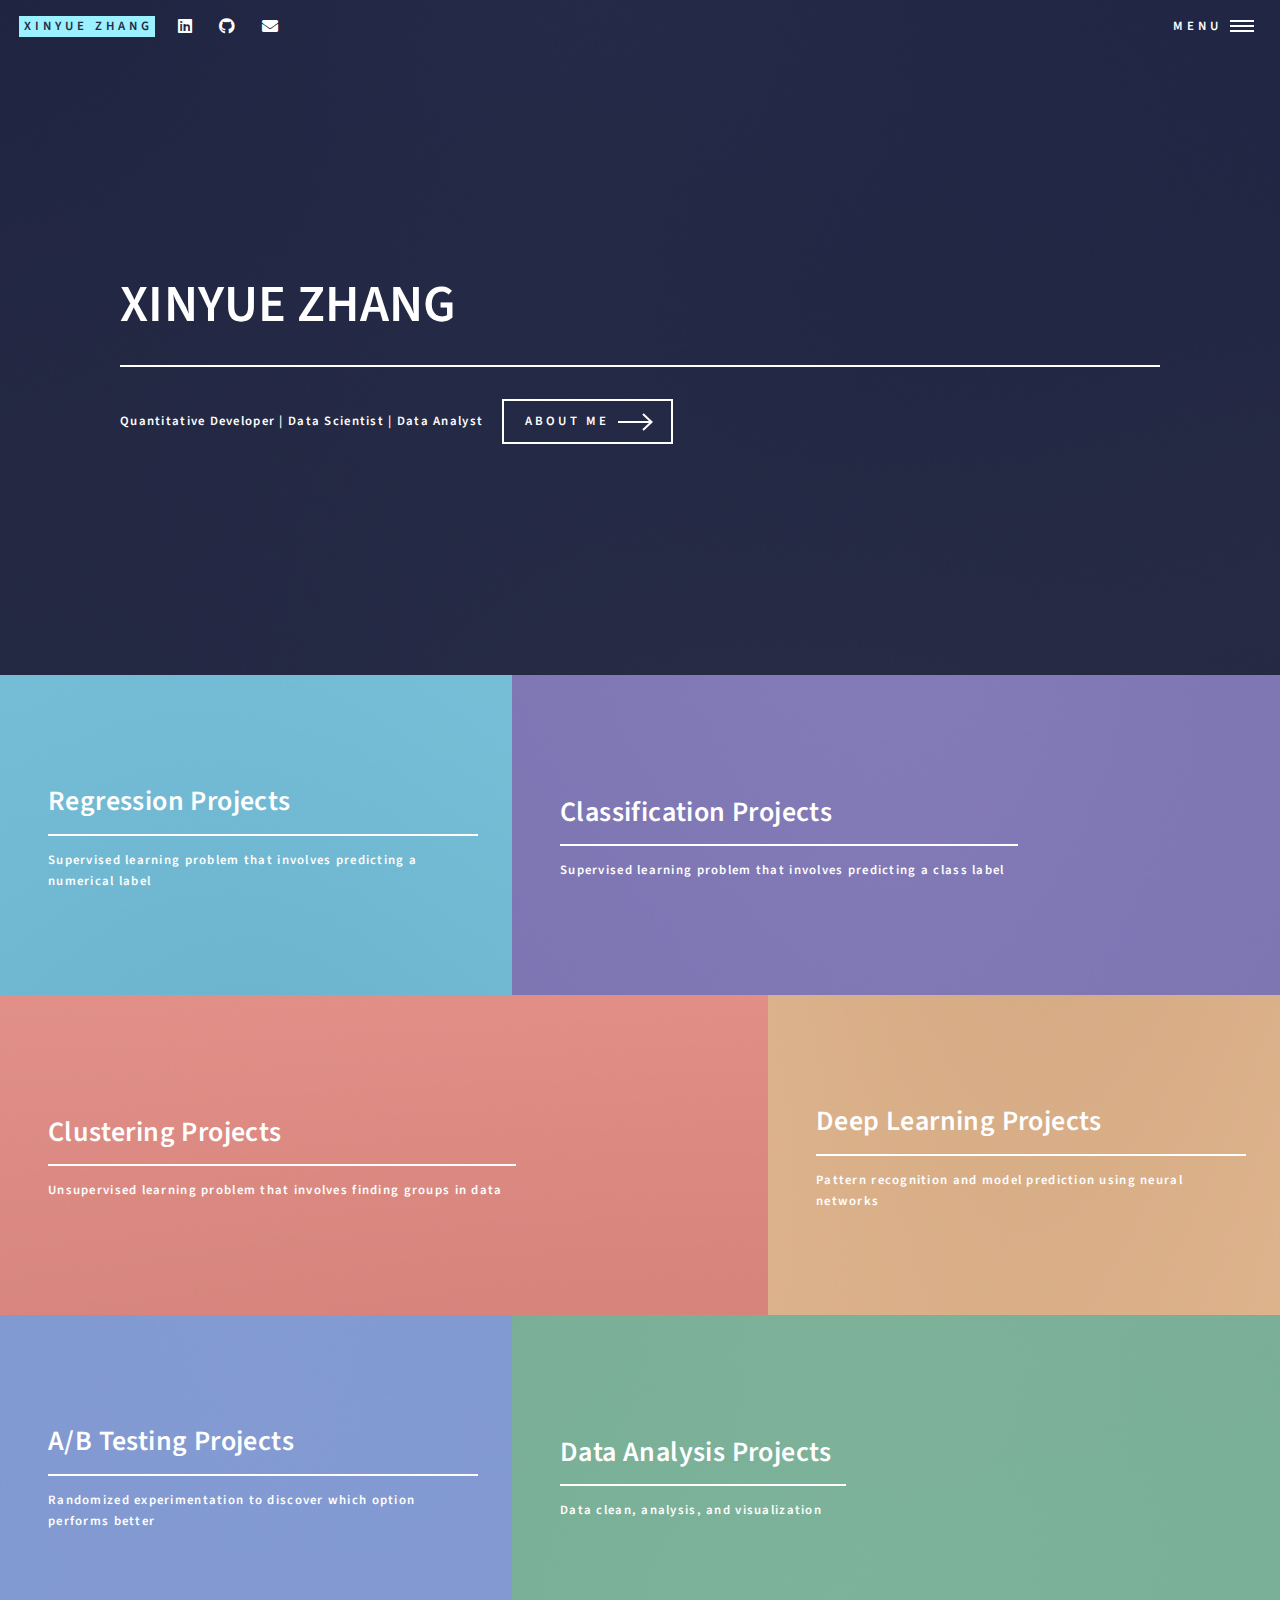
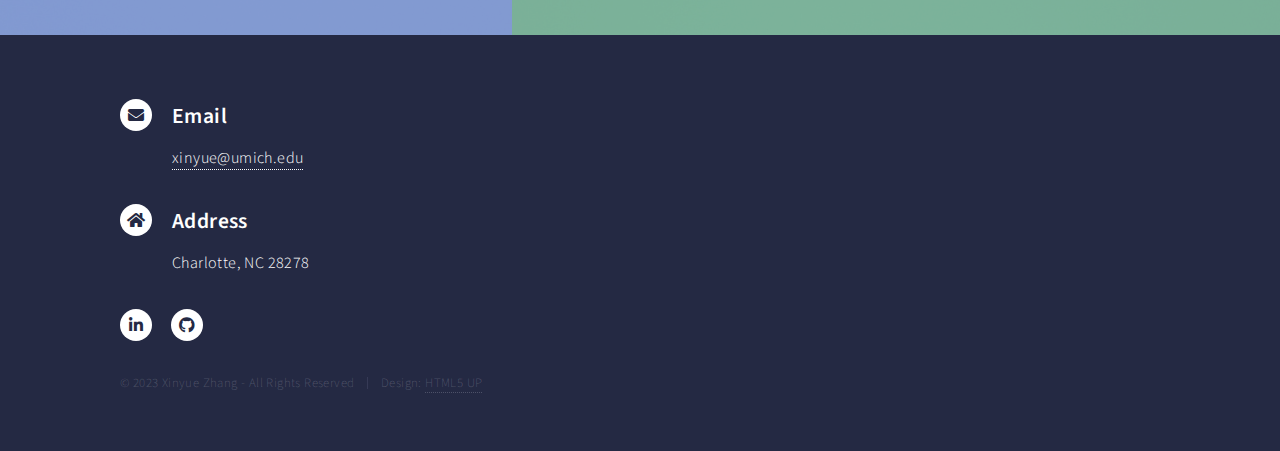
<file: index.html>
<!DOCTYPE HTML>
<!--
	Forty by HTML5 UP
	html5up.net | @ajlkn
	Free for personal and commercial use under the CCA 3.0 license (html5up.net/license)
-->
<html>
	<head>
		<title>Xinyue Zhang</title>
		<meta charset="utf-8" />
		<meta name="viewport" content="width=device-width, initial-scale=1, user-scalable=no" />
		<link rel="stylesheet" href="assets/css/main.css" />
		<noscript><link rel="stylesheet" href="assets/css/noscript.css" /></noscript>
	</head>
	<body class="is-preload">

		<!-- Wrapper -->
			<div id="wrapper">

				<!-- Header -->
					<header id="header" class="alt">
						<a href="index.html" class="logo"><strong>Xinyue Zhang</strong></a>
						<ul class="icons">
							<li><a href="https://www.linkedin.com/in/xinyue-zhang-data-analytics/" class="icon brands fa-linkedin"><span class="label">LinkedIn</span></a></li>
							<li><a href="https://github.com/xinyuezhang95" class="icon brands fa-github"><span class="label">GitHub</span></a></li>
							<li><a href="mailto:xinyue@umich.edu" class="icon solid fa-envelope"><span class="label">Email</span></a></li>
						</ul>
						<nav>
							<a href="#menu">Menu</a>
						</nav>
					</header>

				<!-- Menu -->
					<nav id="menu">
						<ul class="links">
							<li><a href="index.html">Home</a></li>
							<li><a href="regression.html">Regression Projects</a></li>
							<li><a href="classification.html">Classification Projects</a></li>
							<li><a href="clustering.html">Clustering Projects</a></li>
							<li><a href="deeplearning.html">Deep Learning Projects</a></li>
							<li><a href="abtesting.html">A/B Testing Projects</a></li>
							<li><a href="dataanalysis.html">Data Analysis Projects</a></li>
							<li><a href="aboutme.html">About Me</a></li>
						</ul>
					</nav>

				<!-- Banner -->
					<section id="banner" class="major">
						<div class="inner">
							<header class="major">
								<h1>Xinyue Zhang</h1>
							</header>
							<div class="content">
								<p> Quantitative Developer | Data Scientist | Data Analyst </p>
								<ul class="actions">
									<li><a href="aboutme.html" class="button next">About Me</a></li>
								</ul>
							</div>
						</div>
					</section>

				<!-- Main -->
					<div id="main">

						<!-- One -->
							<section id="one" class="tiles">
								<article>
									<span class="image">
										<img src="images/pic01.jpg" alt="" />
									</span>
									<header class="major">
										<h3><a href="regression.html" class="link">Regression Projects</a></h3>
										<p>Supervised learning problem that involves predicting a numerical label</p>
									</header>
								</article>
								<article>
									<span class="image">
										<img src="images/pic02.jpg" alt="" />
									</span>
									<header class="major">
										<h3><a href="classification.html" class="link">Classification Projects</a></h3>
										<p>Supervised learning problem that involves predicting a class label</p>
									</header>
								</article>
								<article>
									<span class="image">
										<img src="images/pic03.jpg" alt="" />
									</span>
									<header class="major">
										<h3><a href="clustering.html" class="link">Clustering Projects</a></h3>
										<p>Unsupervised learning problem that involves finding groups in data</p>
									</header>
								</article>
								<article>
									<span class="image">
										<img src="images/pic04.jpg" alt="" />
									</span>
									<header class="major">
										<h3><a href="deeplearning.html" class="link">Deep Learning Projects</a></h3>
										<p>Pattern recognition and model prediction using neural networks</p>
									</header>
								</article>
								<article>
									<span class="image">
										<img src="images/pic05.jpg" alt="" />
									</span>
									<header class="major">
										<h3><a href="abtesting.html" class="link">A/B Testing Projects</a></h3>
										<p>Randomized experimentation to discover which option performs better</p>
									</header>
								</article>
								<article>
									<span class="image">
										<img src="images/pic06.jpg" alt="" />
									</span>
									<header class="major">
										<h3><a href="dataanalysis.html" class="link">Data Analysis Projects</a></h3>
										<p>Data clean, analysis, and visualization</p>
									</header>
								</article>
							</section>
					</div>

				<!-- Footer -->
					<footer id="footer">
						<div class="inner">
							<section>
								<div class="contact-method">
									<span class="icon solid alt fa-envelope"></span>
									<h3>Email</h3>
									<a href="mailto:xinyue@umich.edu">xinyue@umich.edu</a>
								</div>
							</section>
							<section>
								<div class="contact-method">
									<span class="icon solid alt fa-home"></span>
									<h3>Address</h3>
									<span>Charlotte, NC 28278</span>
								</div>
							</section>
							<ul class="icons">
								<li><a href="https://www.linkedin.com/in/xinyue-zhang-data-analytics/" class="icon brands alt fa-linkedin-in"><span class="label">LinkedIn</span></a></li>
								<li><a href="https://github.com/xinyuezhang95" class="icon brands alt fa-github"><span class="label">GitHub</span></a></li>
							</ul>
							<ul class="copyright">
								<li>&copy; 2023 Xinyue Zhang - All Rights Reserved</li><li>Design: <a href="https://html5up.net">HTML5 UP</a></li>
							</ul>
						</div>
					</footer>

			</div>

		<!-- Scripts -->
			<script src="assets/js/jquery.min.js"></script>
			<script src="assets/js/jquery.scrolly.min.js"></script>
			<script src="assets/js/jquery.scrollex.min.js"></script>
			<script src="assets/js/browser.min.js"></script>
			<script src="assets/js/breakpoints.min.js"></script>
			<script src="assets/js/util.js"></script>
			<script src="assets/js/main.js"></script>

	</body>
</html>
</file>
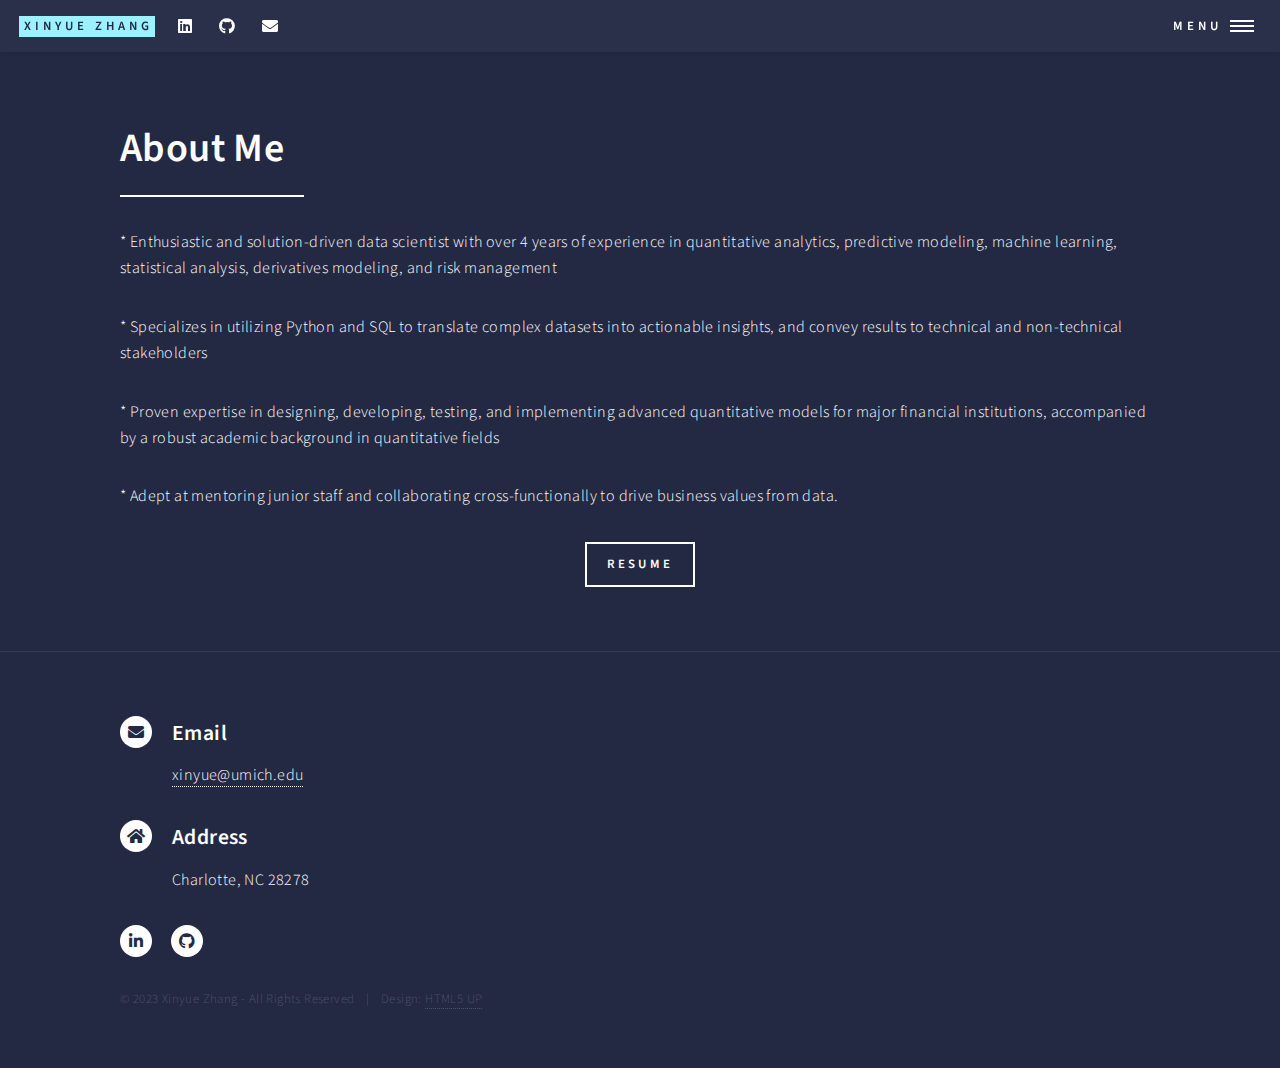
<file: aboutme.html>
<!DOCTYPE HTML>
<!--
	Forty by HTML5 UP
	html5up.net | @ajlkn
	Free for personal and commercial use under the CCA 3.0 license (html5up.net/license)
-->
<html>
	<head>
		<title>About Me - Xinyue Zhang</title>
		<meta charset="utf-8" />
		<meta name="viewport" content="width=device-width, initial-scale=1, user-scalable=no" />
		<link rel="stylesheet" href="assets/css/main.css" />
		<noscript><link rel="stylesheet" href="assets/css/noscript.css" /></noscript>
	</head>
	<body class="is-preload">

		<!-- Wrapper -->
			<div id="wrapper">

				<!-- Header -->
					<header id="header">
						<a href="index.html" class="logo"><strong>Xinyue Zhang</strong></a>
						<ul class="icons">
							<li><a href="https://www.linkedin.com/in/xinyue-zhang-data-analytics/" class="icon brands fa-linkedin"><span class="label">LinkedIn</span></a></li>
							<li><a href="https://github.com/xinyuezhang95" class="icon brands fa-github"><span class="label">GitHub</span></a></li>
							<li><a href="mailto:xinyue@umich.edu" class="icon solid fa-envelope"><span class="label">Email</span></a></li>
						</ul>
						<nav>
							<a href="#menu">Menu</a>
						</nav>
					</header>

				<!-- Menu -->
				<nav id="menu">
					<ul class="links">
						<li><a href="index.html">Home</a></li>
						<li><a href="regression.html">Regression Projects</a></li>
						<li><a href="classification.html">Classification Projects</a></li>
						<li><a href="clustering.html">Clustering Projects</a></li>
						<li><a href="deeplearning.html">Deep Learning Projects</a></li>
						<li><a href="abtesting.html">A/B Testing Projects</a></li>
						<li><a href="dataanalysis.html">Data Analysis Projects</a></li>
						<li><a href="aboutme.html">About Me</a></li>
					</ul>
				</nav>

				<!-- Main -->
					<div id="main" class="alt">

						<!-- One -->
							<section id="one">
								<div class="inner">
									<header class="major">
										<h1>About Me</h1>
									</header>
									<p>* Enthusiastic and solution-driven data scientist with over 4 years of experience in quantitative analytics, predictive modeling, machine learning, statistical analysis, derivatives modeling, and risk management </p>
									<p>* Specializes in utilizing Python and SQL to translate complex datasets into actionable insights, and convey results to technical and non-technical stakeholders</p>
									<p>* Proven expertise in designing, developing, testing, and implementing advanced quantitative models for major financial institutions, accompanied by a robust academic background in quantitative fields</p>
									<p>* Adept at mentoring junior staff and collaborating cross-functionally to drive business values from data.</p>
									<ul class="actions special">
										<li><a href="https://github.com/xinyuezhang95/AboutMe/blob/main/Resume.pdf" class="button">Resume</a></li>
									</ul>
								</div>
							</section>

					</div>

				<!-- Footer -->
					<footer id="footer">
						<div class="inner">
							<section>
								<div class="contact-method">
									<span class="icon solid alt fa-envelope"></span>
									<h3>Email</h3>
									<a href="mailto:xinyue@umich.edu">xinyue@umich.edu</a>
								</div>
							</section>
							<section>
								<div class="contact-method">
									<span class="icon solid alt fa-home"></span>
									<h3>Address</h3>
									<span>Charlotte, NC 28278</span>
								</div>
							</section>
							<ul class="icons">
								<li><a href="https://www.linkedin.com/in/xinyue-zhang-data-analytics/" class="icon brands alt fa-linkedin-in"><span class="label">LinkedIn</span></a></li>
								<li><a href="https://github.com/xinyuezhang95" class="icon brands alt fa-github"><span class="label">GitHub</span></a></li>
							</ul>
							<ul class="copyright">
								<li>&copy; 2023 Xinyue Zhang - All Rights Reserved</li><li>Design: <a href="https://html5up.net">HTML5 UP</a></li>
							</ul>
						</div>
					</footer>

			</div>

		<!-- Scripts -->
			<script src="assets/js/jquery.min.js"></script>
			<script src="assets/js/jquery.scrolly.min.js"></script>
			<script src="assets/js/jquery.scrollex.min.js"></script>
			<script src="assets/js/browser.min.js"></script>
			<script src="assets/js/breakpoints.min.js"></script>
			<script src="assets/js/util.js"></script>
			<script src="assets/js/main.js"></script>

	</body>
</html>
</file>
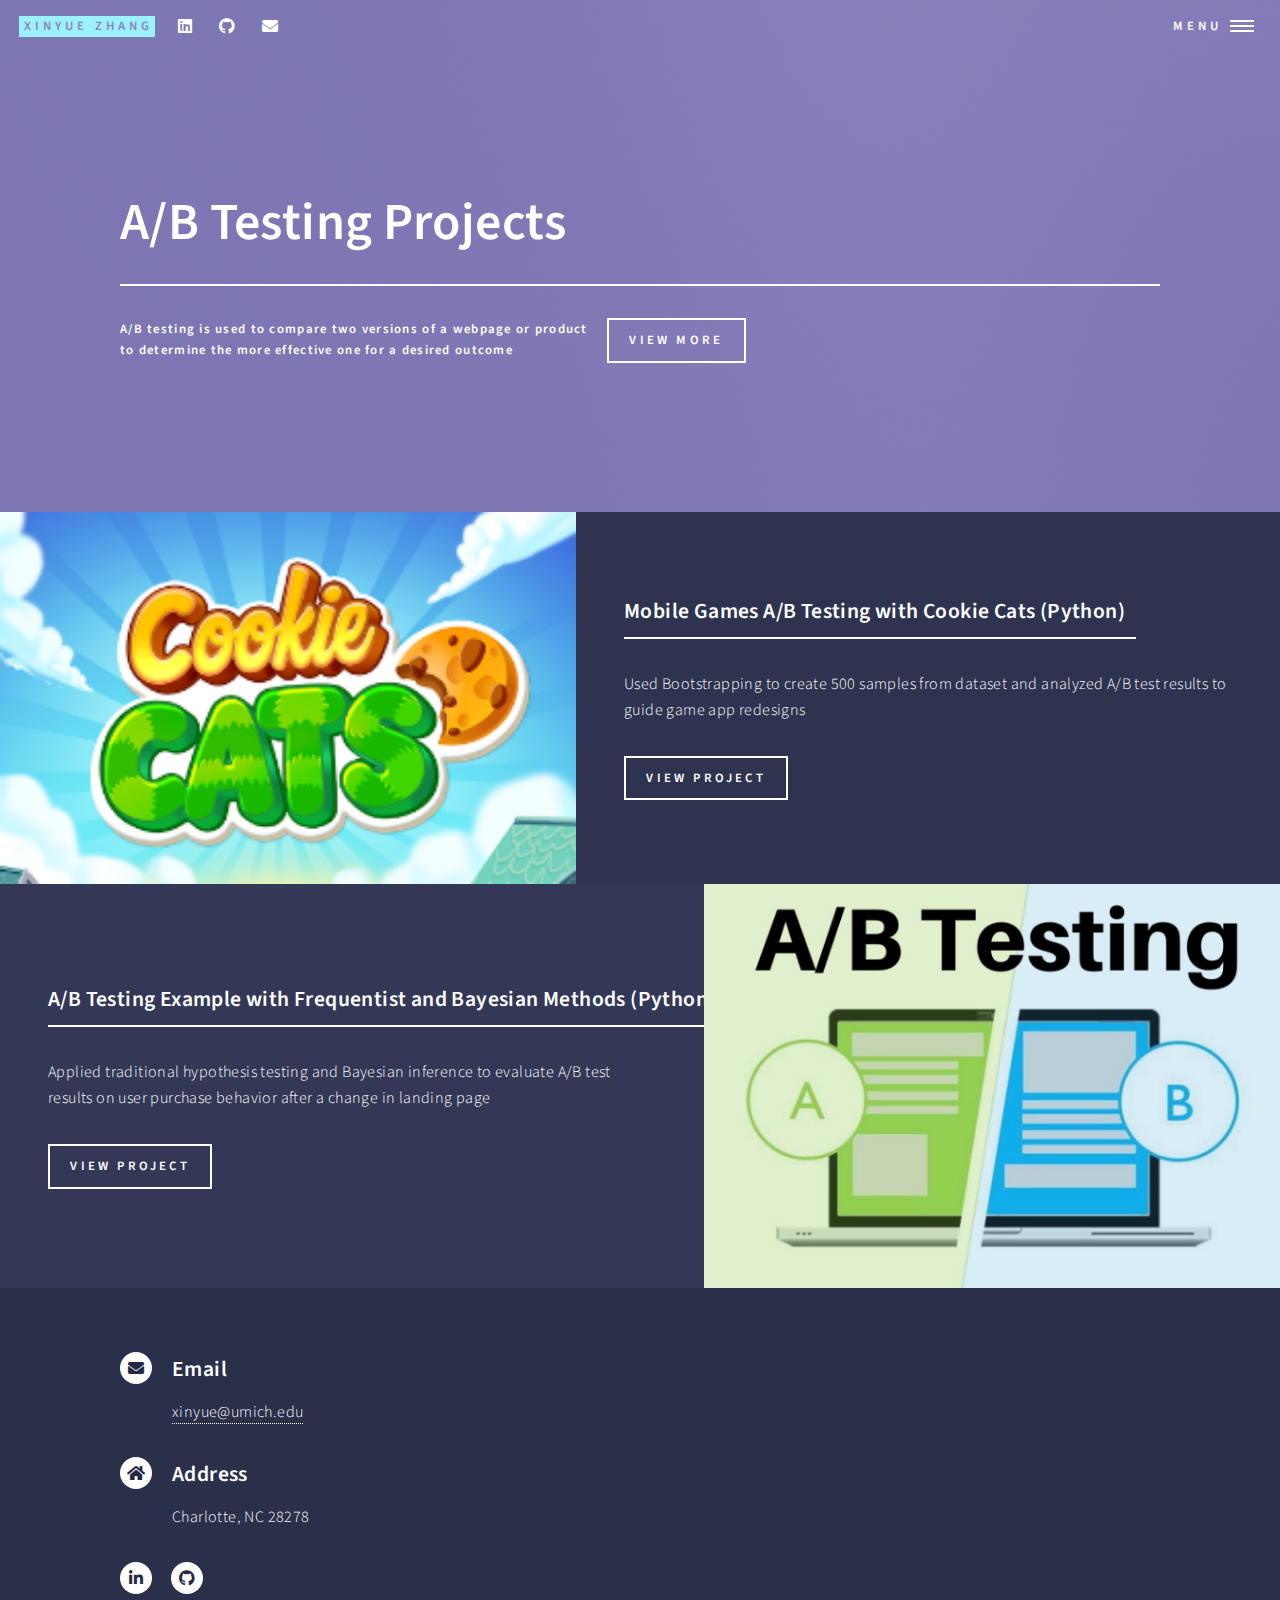
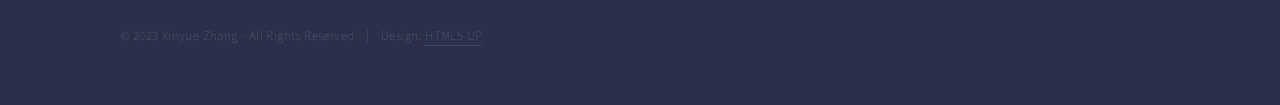
<file: abtesting.html>
<!DOCTYPE HTML>
<!--
	Forty by HTML5 UP
	html5up.net | @ajlkn
	Free for personal and commercial use under the CCA 3.0 license (html5up.net/license)
-->
<html>
	<head>
		<title>A/B Testing Projects - Xinyue Zhang</title>
		<meta charset="utf-8" />
		<meta name="viewport" content="width=device-width, initial-scale=1, user-scalable=no" />
		<link rel="stylesheet" href="assets/css/main.css" />
		<noscript><link rel="stylesheet" href="assets/css/noscript.css" /></noscript>
	</head>
	<body class="is-preload">

		<!-- Wrapper -->
			<div id="wrapper">

				<!-- Header -->
				<!-- Note: The "styleN" class below should match that of the banner element. -->
					<header id="header" class="alt style2">
						<a href="index.html" class="logo"><strong>Xinyue Zhang</strong></a>
						<ul class="icons">
							<li><a href="https://www.linkedin.com/in/xinyue-zhang-data-analytics/" class="icon brands fa-linkedin"><span class="label">LinkedIn</span></a></li>
							<li><a href="https://github.com/xinyuezhang95" class="icon brands fa-github"><span class="label">GitHub</span></a></li>
							<li><a href="mailto:xinyue@umich.edu" class="icon solid fa-envelope"><span class="label">Email</span></a></li>
						</ul>
						<nav>
							<a href="#menu">Menu</a>
						</nav>
					</header>

				<!-- Menu -->
					<nav id="menu">
						<ul class="links">
							<li><a href="index.html">Home</a></li>
							<li><a href="regression.html">Regression Projects</a></li>
							<li><a href="classification.html">Classification Projects</a></li>
							<li><a href="clustering.html">Clustering Projects</a></li>
							<li><a href="deeplearning.html">Deep Learning Projects</a></li>
							<li><a href="abtesting.html">A/B Testing Projects</a></li>
							<li><a href="dataanalysis.html">Data Analysis Projects</a></li>
							<li><a href="aboutme.html">About Me</a></li>
						</ul>
					</nav>

				<!-- Banner -->
				<!-- Note: The "styleN" class below should match that of the header element. -->
					<section id="banner" class="style2">
						<div class="inner">
							<span class="image">
								<img src="images/pic07.jpg" alt="" />
							</span>
							<header class="major">
								<h1>A/B Testing Projects</h1>
							</header>
							<div class="content">
								<p>A/B testing is used to compare two versions of a webpage or product <br />
									to determine the more effective one for a desired outcome</p>
								<ul class="actions">
									<li><a href="https://github.com/xinyuezhang95/DSProjects/tree/main/A_B_Testing" class="button">View More</a></li>
								</ul>
							</div>
						</div>
					</section>

				<!-- Main -->
					<div id="main">
						<!-- Two -->
							<section id="one" class="spotlights">
								<section>
									<a href="https://github.com/xinyuezhang95/DSProjects/blob/main/A_B_Testing/Mobile%20Games%20A%20B%20Testing%20with%20Cookie%20Cats.ipynb" class="image">
										<img src="images/cookie_cats.png" alt="" data-position="center center" />
									</a>
									<div class="content">
										<div class="inner">
											<header class="major">
												<h3>Mobile Games A/B Testing with Cookie Cats (Python)</h3>
											</header>
											<p>Used Bootstrapping to create 500 samples from dataset and analyzed A/B test results to guide game app redesigns</p>
											<ul class="actions">
												<li><a href="https://github.com/xinyuezhang95/DSProjects/blob/main/A_B_Testing/Mobile%20Games%20A%20B%20Testing%20with%20Cookie%20Cats.ipynb" class="button">View Project</a></li>
											</ul>
										</div>
									</div>
								</section>
								<section>
									<a href="https://github.com/xinyuezhang95/DSProjects/blob/main/A_B_Testing/A%20B%20testing%20example_Frequentist%20vs%20Bayesian%20methods.ipynb" class="image">
										<img src="images/ab_testing.png" alt="" data-position="top center" />
									</a>
									<div class="content">
										<div class="inner">
											<header class="major">
												<h3>A/B Testing Example with Frequentist and Bayesian Methods (Python)</h3>
											</header>
											<p>Applied traditional hypothesis testing and Bayesian inference to evaluate A/B test results on user purchase behavior after a change in landing page</p>
											<ul class="actions">
												<li><a href="https://github.com/xinyuezhang95/DSProjects/blob/main/A_B_Testing/A%20B%20testing%20example_Frequentist%20vs%20Bayesian%20methods.ipynb" class="button">View Project</a></li>
											</ul>
										</div>
									</div>
								</section>
							</section>


				<!-- Footer -->
					<footer id="footer">
						<div class="inner">
							<section>
								<div class="contact-method">
									<span class="icon solid alt fa-envelope"></span>
									<h3>Email</h3>
									<a href="mailto:xinyue@umich.edu">xinyue@umich.edu</a>
								</div>
							</section>
							<section>
								<div class="contact-method">
									<span class="icon solid alt fa-home"></span>
									<h3>Address</h3>
									<span>Charlotte, NC 28278</span>
								</div>
							</section>
							<ul class="icons">
								<li><a href="https://www.linkedin.com/in/xinyue-zhang-data-analytics/" class="icon brands alt fa-linkedin-in"><span class="label">LinkedIn</span></a></li>
								<li><a href="https://github.com/xinyuezhang95" class="icon brands alt fa-github"><span class="label">GitHub</span></a></li>
							</ul>
							<ul class="copyright">
								<li>&copy; 2023 Xinyue Zhang - All Rights Reserved</li><li>Design: <a href="https://html5up.net">HTML5 UP</a></li>
							</ul>
						</div>
					</footer>

			</div>

		<!-- Scripts -->
			<script src="assets/js/jquery.min.js"></script>
			<script src="assets/js/jquery.scrolly.min.js"></script>
			<script src="assets/js/jquery.scrollex.min.js"></script>
			<script src="assets/js/browser.min.js"></script>
			<script src="assets/js/breakpoints.min.js"></script>
			<script src="assets/js/util.js"></script>
			<script src="assets/js/main.js"></script>

	</body>
</html>
</file>
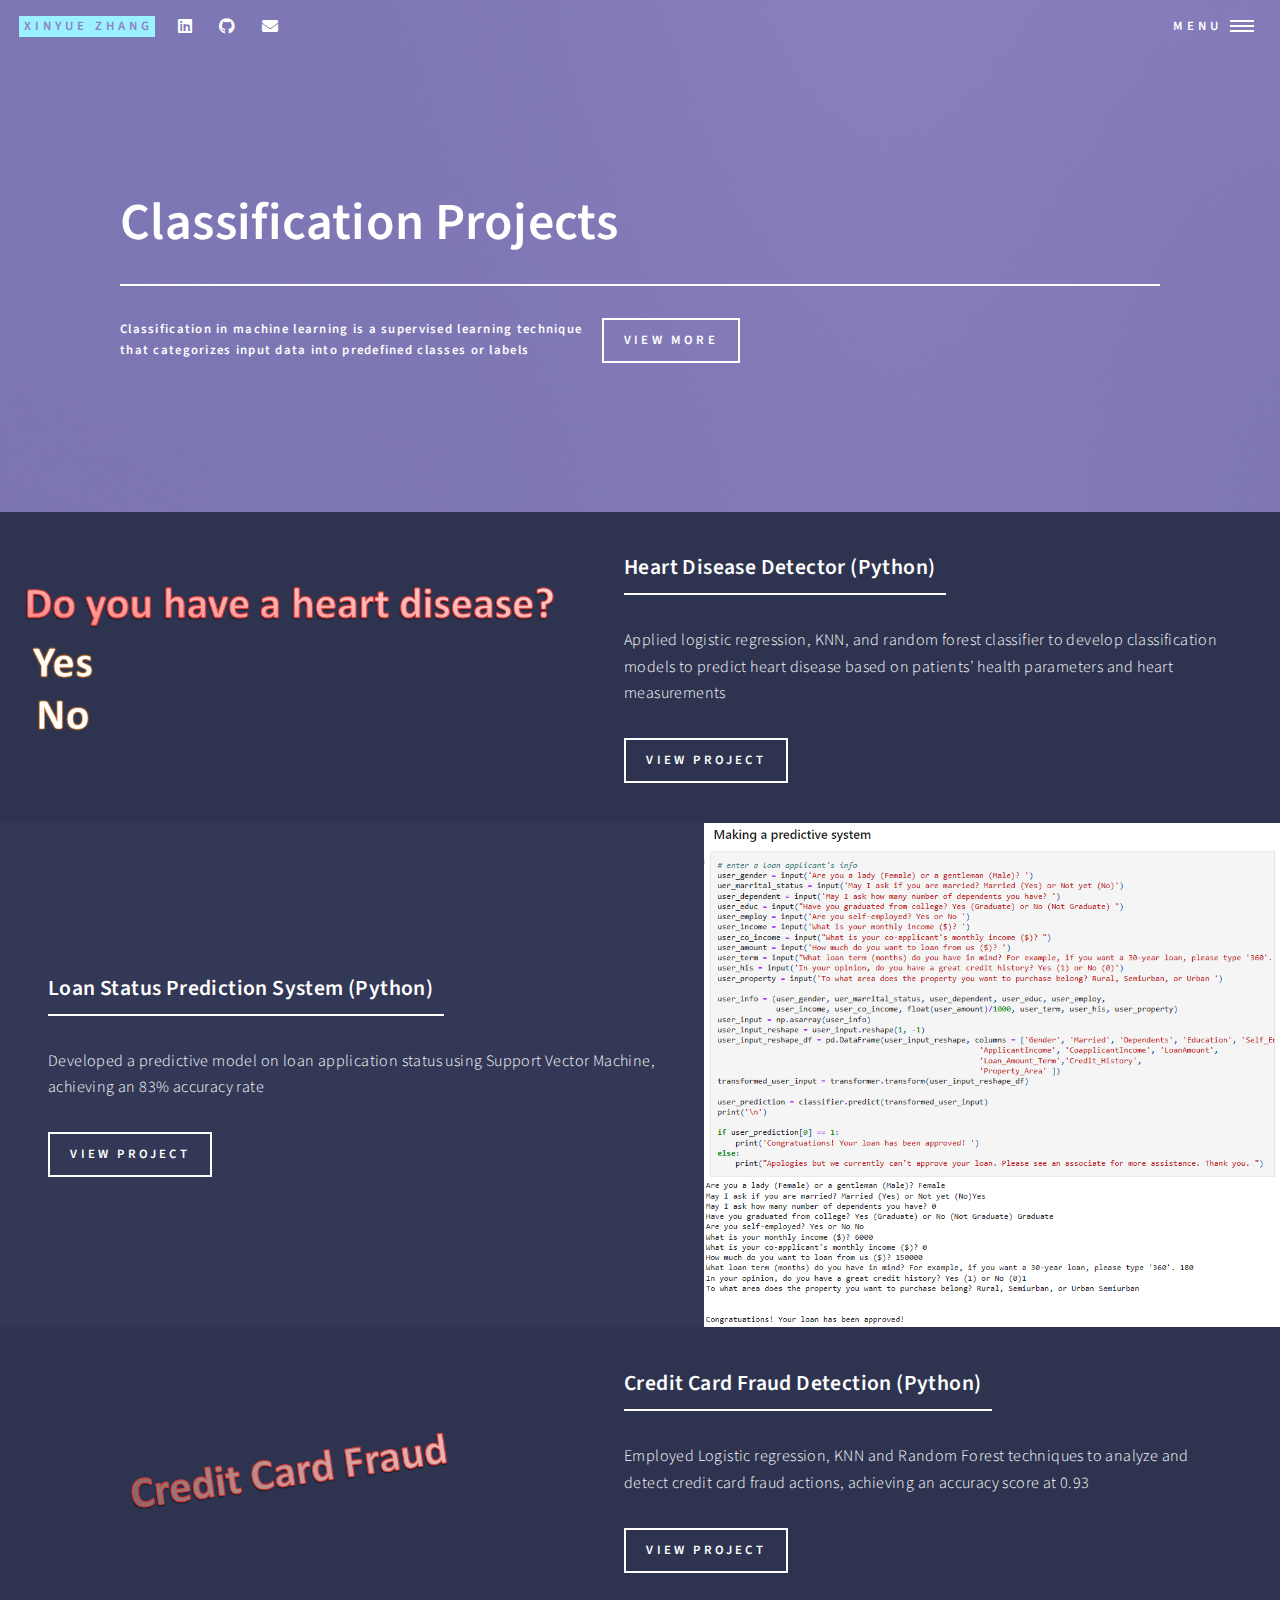
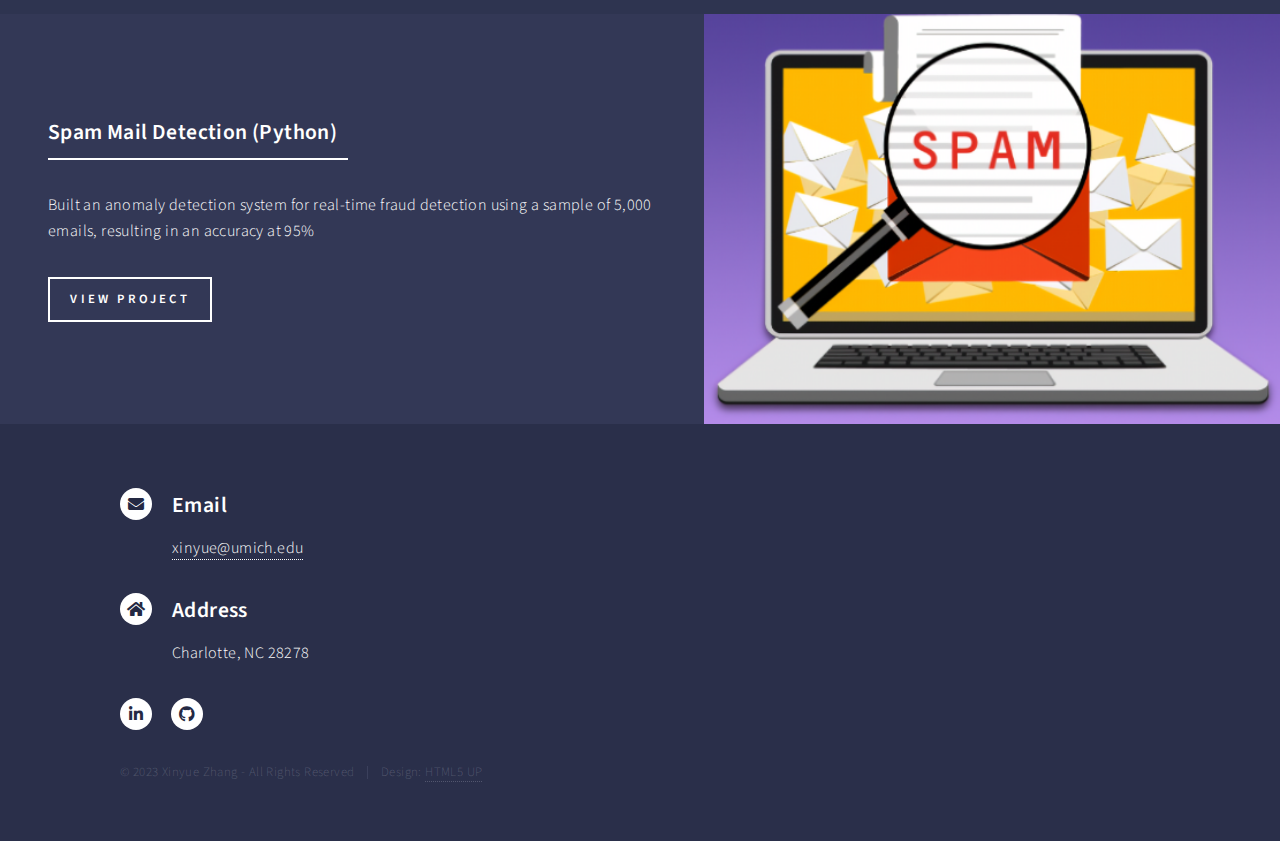
<file: classification.html>
<!DOCTYPE HTML>
<!--
	Forty by HTML5 UP
	html5up.net | @ajlkn
	Free for personal and commercial use under the CCA 3.0 license (html5up.net/license)
-->
<html>
	<head>
		<title>Classification Projects - Xinyue Zhang</title>
		<meta charset="utf-8" />
		<meta name="viewport" content="width=device-width, initial-scale=1, user-scalable=no" />
		<link rel="stylesheet" href="assets/css/main.css" />
		<noscript><link rel="stylesheet" href="assets/css/noscript.css" /></noscript>
	</head>
	<body class="is-preload">

		<!-- Wrapper -->
			<div id="wrapper">

				<!-- Header -->
				<!-- Note: The "styleN" class below should match that of the banner element. -->
					<header id="header" class="alt style2">
						<a href="index.html" class="logo"><strong>Xinyue Zhang</strong></a>
						<ul class="icons">
							<li><a href="https://www.linkedin.com/in/xinyue-zhang-data-analytics/" class="icon brands fa-linkedin"><span class="label">LinkedIn</span></a></li>
							<li><a href="https://github.com/xinyuezhang95" class="icon brands fa-github"><span class="label">GitHub</span></a></li>
							<li><a href="mailto:xinyue@umich.edu" class="icon solid fa-envelope"><span class="label">Email</span></a></li>
						</ul>
						<nav>
							<a href="#menu">Menu</a>
						</nav>
					</header>

				<!-- Menu -->
					<nav id="menu">
						<ul class="links">
							<li><a href="index.html">Home</a></li>
							<li><a href="regression.html">Regression Projects</a></li>
							<li><a href="classification.html">Classification Projects</a></li>
							<li><a href="clustering.html">Clustering Projects</a></li>
							<li><a href="deeplearning.html">Deep Learning Projects</a></li>
							<li><a href="abtesting.html">A/B Testing Projects</a></li>
							<li><a href="dataanalysis.html">Data Analysis Projects</a></li>
							<li><a href="aboutme.html">About Me</a></li>
						</ul>
					</nav>

				<!-- Banner -->
				<!-- Note: The "styleN" class below should match that of the header element. -->
					<section id="banner" class="style2">
						<div class="inner">
							<span class="image">
								<img src="images/pic07.jpg" alt="" />
							</span>
							<header class="major">
								<h1>Classification Projects</h1>
							</header>
							<div class="content">
								<p>Classification in machine learning is a supervised learning technique <br />
									that categorizes input data into predefined classes or labels</p>
								<ul class="actions">
									<li><a href="https://github.com/xinyuezhang95/DSProjects/tree/main/Classification_Projects" class="button">View More</a></li>
								</ul>
							</div>
						</div>
					</section>

				<!-- Main -->
					<div id="main">
						<!-- Two -->
							<section id="one" class="spotlights">
								<section>
									<a href="https://github.com/xinyuezhang95/DSProjects/blob/main/Classification_Projects/End_to_end_heart_disease_classification.ipynb" class="image">
										<img src="images/heart_disease_detector.png" alt="" data-position="center center" />
									</a>
									<div class="content">
										<div class="inner">
											<header class="major">
												<h3>Heart Disease Detector (Python)</h3>
											</header>
											<p>Applied logistic regression, KNN, and random forest classifier to develop classification models to predict heart disease based on patients’ health parameters and heart measurements</p>
											<ul class="actions">
												<li><a href="https://github.com/xinyuezhang95/DSProjects/blob/main/Classification_Projects/End_to_end_heart_disease_classification.ipynb" class="button">View Project</a></li>
											</ul>
										</div>
									</div>
								</section>
								<section>
									<a href="https://github.com/xinyuezhang95/DSProjects/blob/main/Classification_Projects/Loan%20Status%20Prediction%20using%20OneHotEncoder%20and%20Machine%20Learning.ipynb" class="image">
										<img src="images/loan_prediction.png" alt="" data-position="top center" />
									</a>
									<div class="content">
										<div class="inner">
											<header class="major">
												<h3>Loan Status Prediction System (Python)</h3>
											</header>
											<p>Developed a predictive model on loan application status using Support Vector Machine, achieving an 83% accuracy rate</p>
											<ul class="actions">
												<li><a href="https://github.com/xinyuezhang95/DSProjects/blob/main/Classification_Projects/Loan%20Status%20Prediction%20using%20OneHotEncoder%20and%20Machine%20Learning.ipynb" class="button">View Project</a></li>
											</ul>
										</div>
									</div>
								</section>
								<section>
									<a href="https://github.com/xinyuezhang95/DSProjects/blob/main/Classification_Projects/Credit%20Card%20Fraud%20Detection.ipynb" class="image">
										<img src="images/credit_card_fraud.png" alt="" data-position="25% 25%" />
									</a>
									<div class="content">
										<div class="inner">
											<header class="major">
												<h3>Credit Card Fraud Detection (Python)</h3>
											</header>
											<p>Employed Logistic regression, KNN and Random Forest techniques to analyze and detect credit card fraud actions, achieving an accuracy score at 0.93</p>
											<ul class="actions">
												<li><a href="https://github.com/xinyuezhang95/DSProjects/blob/main/Classification_Projects/Credit%20Card%20Fraud%20Detection.ipynb" class="button">View Project</a></li>
											</ul>
										</div>
									</div>
								</section>
								<section>
									<a href="https://github.com/xinyuezhang95/DSProjects/blob/main/Classification_Projects/Spam%20Mail%20Prediction%20with%20Python.ipynb" class="image">
										<img src="images/spams.png" alt="" data-position="top center" />
									</a>
									<div class="content">
										<div class="inner">
											<header class="major">
												<h3>Spam Mail Detection (Python)</h3>
											</header>
											<p>Built an anomaly detection system for real-time fraud detection using a sample of 5,000 emails, resulting in an accuracy at 95%</p>
											<ul class="actions">
												<li><a href="https://github.com/xinyuezhang95/DSProjects/blob/main/Classification_Projects/Spam%20Mail%20Prediction%20with%20Python.ipynb" class="button">View Project</a></li>
											</ul>
										</div>
									</div>
								</section>
							</section>


				<!-- Footer -->
					<footer id="footer">
						<div class="inner">
							<section>
								<div class="contact-method">
									<span class="icon solid alt fa-envelope"></span>
									<h3>Email</h3>
									<a href="mailto:xinyue@umich.edu">xinyue@umich.edu</a>
								</div>
							</section>
							<section>
								<div class="contact-method">
									<span class="icon solid alt fa-home"></span>
									<h3>Address</h3>
									<span>Charlotte, NC 28278</span>
								</div>
							</section>
							<ul class="icons">
								<li><a href="https://www.linkedin.com/in/xinyue-zhang-data-analytics/" class="icon brands alt fa-linkedin-in"><span class="label">LinkedIn</span></a></li>
								<li><a href="https://github.com/xinyuezhang95" class="icon brands alt fa-github"><span class="label">GitHub</span></a></li>
							</ul>
							<ul class="copyright">
								<li>&copy; 2023 Xinyue Zhang - All Rights Reserved</li><li>Design: <a href="https://html5up.net">HTML5 UP</a></li>
							</ul>
						</div>
					</footer>

			</div>

		<!-- Scripts -->
			<script src="assets/js/jquery.min.js"></script>
			<script src="assets/js/jquery.scrolly.min.js"></script>
			<script src="assets/js/jquery.scrollex.min.js"></script>
			<script src="assets/js/browser.min.js"></script>
			<script src="assets/js/breakpoints.min.js"></script>
			<script src="assets/js/util.js"></script>
			<script src="assets/js/main.js"></script>

	</body>
</html>
</file>
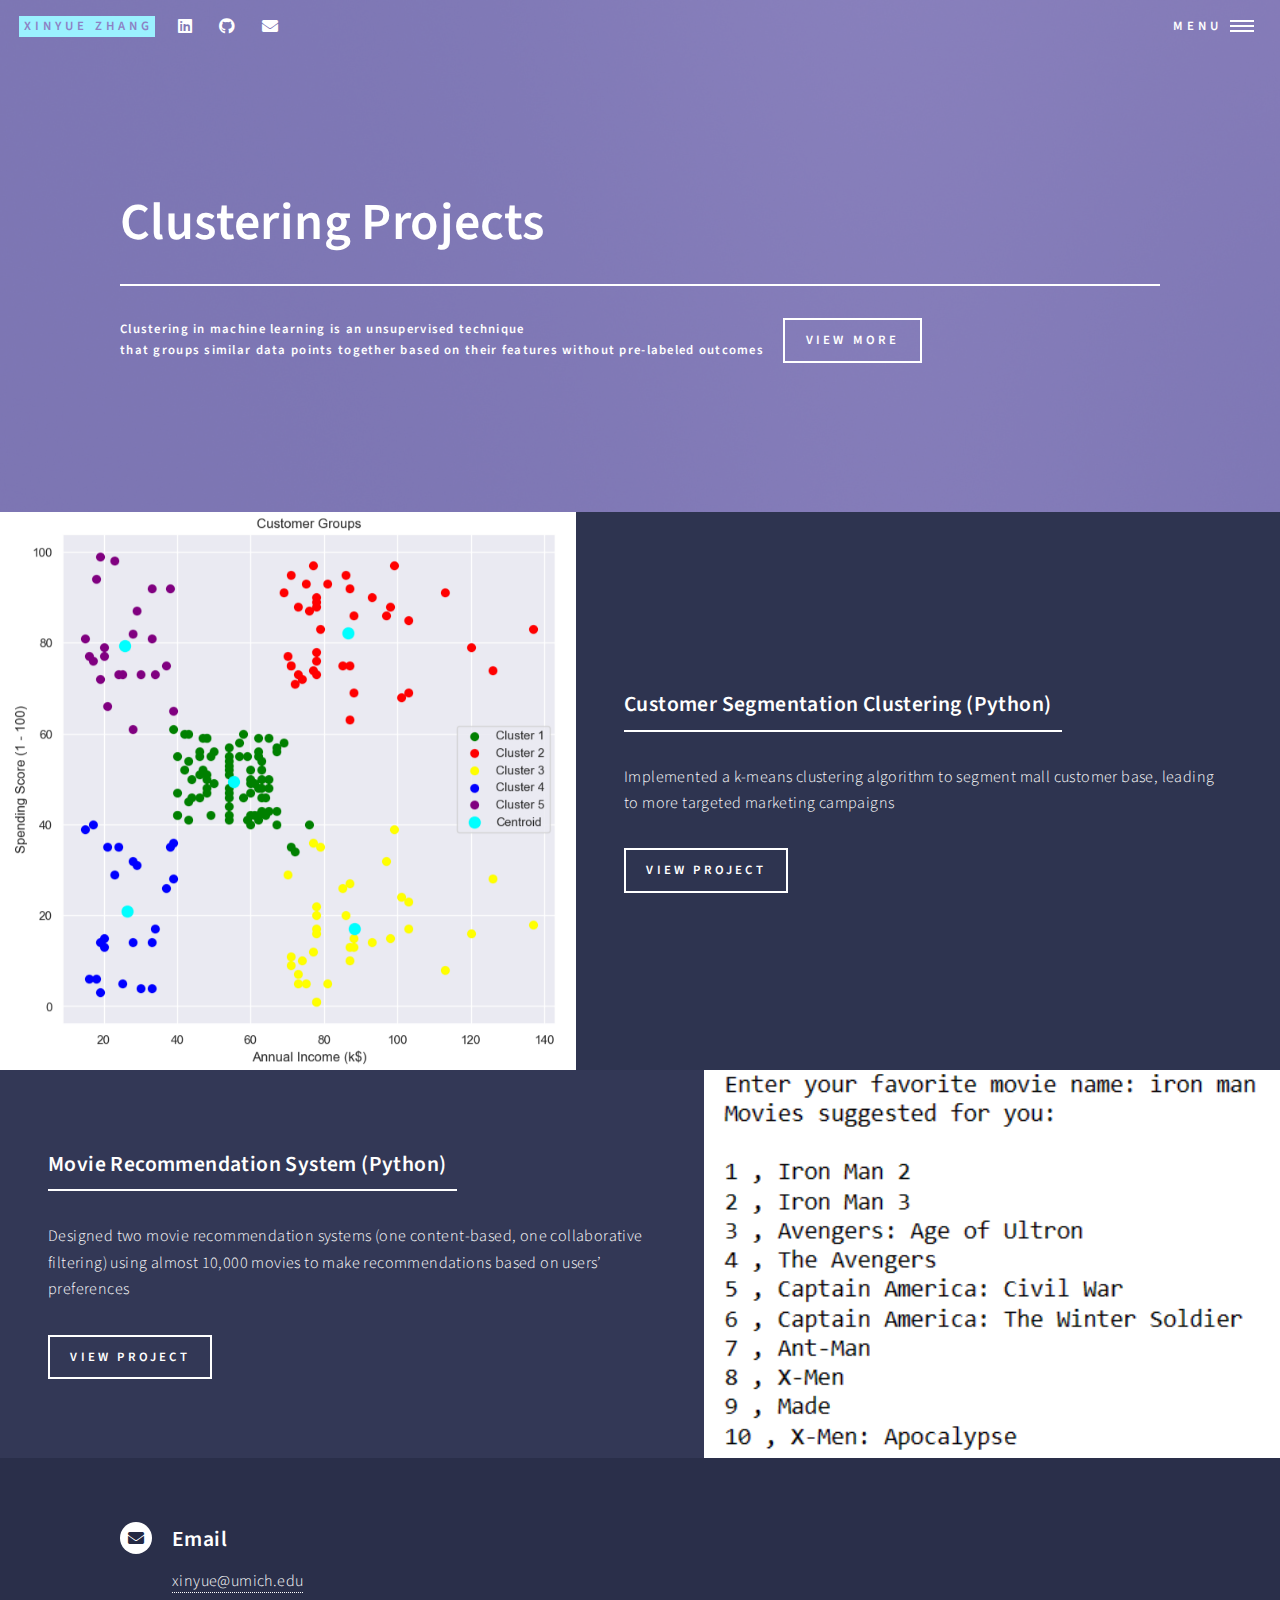
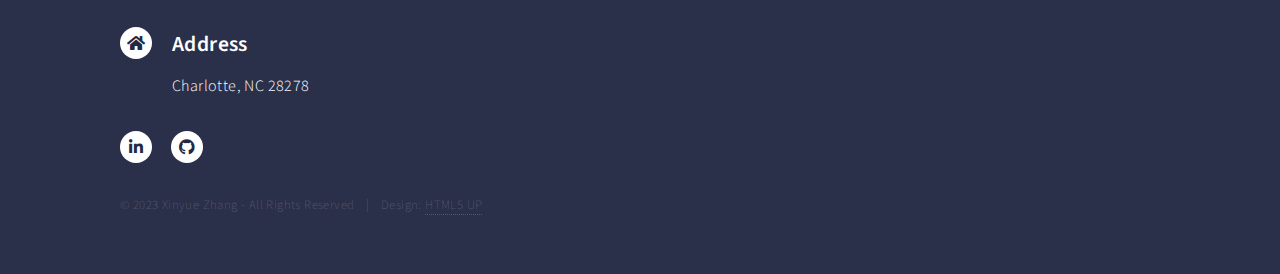
<file: clustering.html>
<!DOCTYPE HTML>
<!--
	Forty by HTML5 UP
	html5up.net | @ajlkn
	Free for personal and commercial use under the CCA 3.0 license (html5up.net/license)
-->
<html>
	<head>
		<title>Clustering Projects - Xinyue Zhang</title>
		<meta charset="utf-8" />
		<meta name="viewport" content="width=device-width, initial-scale=1, user-scalable=no" />
		<link rel="stylesheet" href="assets/css/main.css" />
		<noscript><link rel="stylesheet" href="assets/css/noscript.css" /></noscript>
	</head>
	<body class="is-preload">

		<!-- Wrapper -->
			<div id="wrapper">

				<!-- Header -->
				<!-- Note: The "styleN" class below should match that of the banner element. -->
					<header id="header" class="alt style2">
						<a href="index.html" class="logo"><strong>Xinyue Zhang</strong></a>
						<ul class="icons">
							<li><a href="https://www.linkedin.com/in/xinyue-zhang-data-analytics/" class="icon brands fa-linkedin"><span class="label">LinkedIn</span></a></li>
							<li><a href="https://github.com/xinyuezhang95" class="icon brands fa-github"><span class="label">GitHub</span></a></li>
							<li><a href="mailto:xinyue@umich.edu" class="icon solid fa-envelope"><span class="label">Email</span></a></li>
						</ul>
						<nav>
							<a href="#menu">Menu</a>
						</nav>
					</header>

				<!-- Menu -->
					<nav id="menu">
						<ul class="links">
							<li><a href="index.html">Home</a></li>
							<li><a href="regression.html">Regression Projects</a></li>
							<li><a href="classification.html">Classification Projects</a></li>
							<li><a href="clustering.html">Clustering Projects</a></li>
							<li><a href="deeplearning.html">Deep Learning Projects</a></li>
							<li><a href="abtesting.html">A/B Testing Projects</a></li>
							<li><a href="dataanalysis.html">Data Analysis Projects</a></li>
							<li><a href="aboutme.html">About Me</a></li>
						</ul>
					</nav>

				<!-- Banner -->
				<!-- Note: The "styleN" class below should match that of the header element. -->
					<section id="banner" class="style2">
						<div class="inner">
							<span class="image">
								<img src="images/pic07.jpg" alt="" />
							</span>
							<header class="major">
								<h1>Clustering Projects</h1>
							</header>
							<div class="content">
								<p>Clustering in machine learning is an unsupervised technique <br />
									that groups similar data points together based on their features without pre-labeled outcomes</p>
								<ul class="actions">
									<li><a href="https://github.com/xinyuezhang95/DSProjects/tree/main/Clustering_Projects" class="button">View More</a></li>
								</ul>
							</div>
						</div>
					</section>

				<!-- Main -->
					<div id="main">
						<!-- Two -->
							<section id="one" class="spotlights">
								<section>
									<a href="https://github.com/xinyuezhang95/DSProjects/blob/main/Clustering_Projects/Customer%20Segmentation%20using%20K-Means%20Clustering.ipynb" class="image">
										<img src="images/customer_segmentation.png" alt="" data-position="center center" />
									</a>
									<div class="content">
										<div class="inner">
											<header class="major">
												<h3>Customer Segmentation Clustering (Python)</h3>
											</header>
											<p>Implemented a k-means clustering algorithm to segment mall customer base, leading to more targeted marketing campaigns</p>
											<ul class="actions">
												<li><a href="https://github.com/xinyuezhang95/DSProjects/blob/main/Clustering_Projects/Customer%20Segmentation%20using%20K-Means%20Clustering.ipynb" class="button">View Project</a></li>
											</ul>
										</div>
									</div>
								</section>
								<section>
									<a href="https://github.com/xinyuezhang95/DSProjects/tree/main/Clustering_Projects/Recommendation_System_Projects" class="image">
										<img src="images/movie_recommendation.png" alt="" data-position="top center" />
									</a>
									<div class="content">
										<div class="inner">
											<header class="major">
												<h3>Movie Recommendation System (Python)</h3>
											</header>
											<p>Designed two movie recommendation systems (one content-based, one collaborative filtering) using almost 10,000 movies to make recommendations based on users’ preferences</p>
											<ul class="actions">
												<li><a href="https://github.com/xinyuezhang95/DSProjects/tree/main/Clustering_Projects/Recommendation_System_Projects" class="button">View Project</a></li>
											</ul>
										</div>
									</div>
								</section>
							</section>


				<!-- Footer -->
					<footer id="footer">
						<div class="inner">
							<section>
								<div class="contact-method">
									<span class="icon solid alt fa-envelope"></span>
									<h3>Email</h3>
									<a href="mailto:xinyue@umich.edu">xinyue@umich.edu</a>
								</div>
							</section>
							<section>
								<div class="contact-method">
									<span class="icon solid alt fa-home"></span>
									<h3>Address</h3>
									<span>Charlotte, NC 28278</span>
								</div>
							</section>
							<ul class="icons">
								<li><a href="https://www.linkedin.com/in/xinyue-zhang-data-analytics/" class="icon brands alt fa-linkedin-in"><span class="label">LinkedIn</span></a></li>
								<li><a href="https://github.com/xinyuezhang95" class="icon brands alt fa-github"><span class="label">GitHub</span></a></li>
							</ul>
							<ul class="copyright">
								<li>&copy; 2023 Xinyue Zhang - All Rights Reserved</li><li>Design: <a href="https://html5up.net">HTML5 UP</a></li>
							</ul>
						</div>
					</footer>

			</div>

		<!-- Scripts -->
			<script src="assets/js/jquery.min.js"></script>
			<script src="assets/js/jquery.scrolly.min.js"></script>
			<script src="assets/js/jquery.scrollex.min.js"></script>
			<script src="assets/js/browser.min.js"></script>
			<script src="assets/js/breakpoints.min.js"></script>
			<script src="assets/js/util.js"></script>
			<script src="assets/js/main.js"></script>

	</body>
</html>
</file>
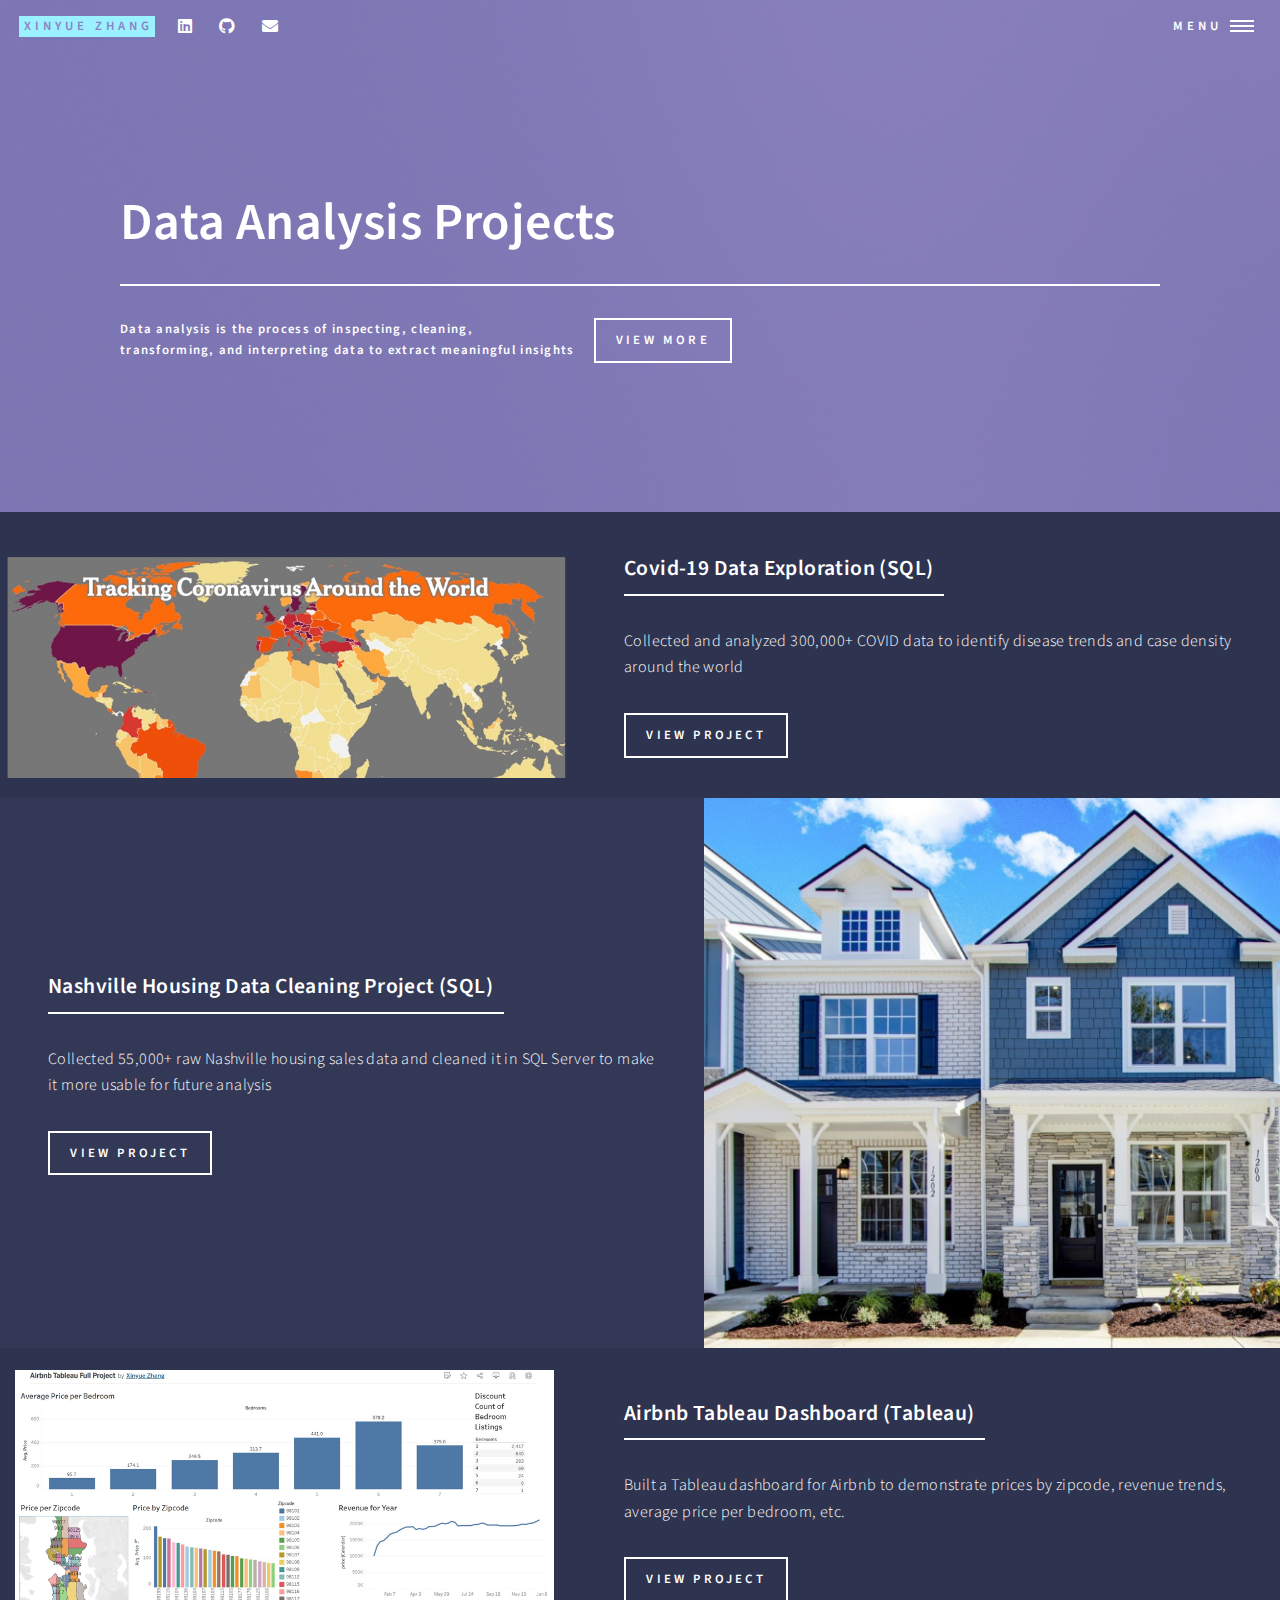
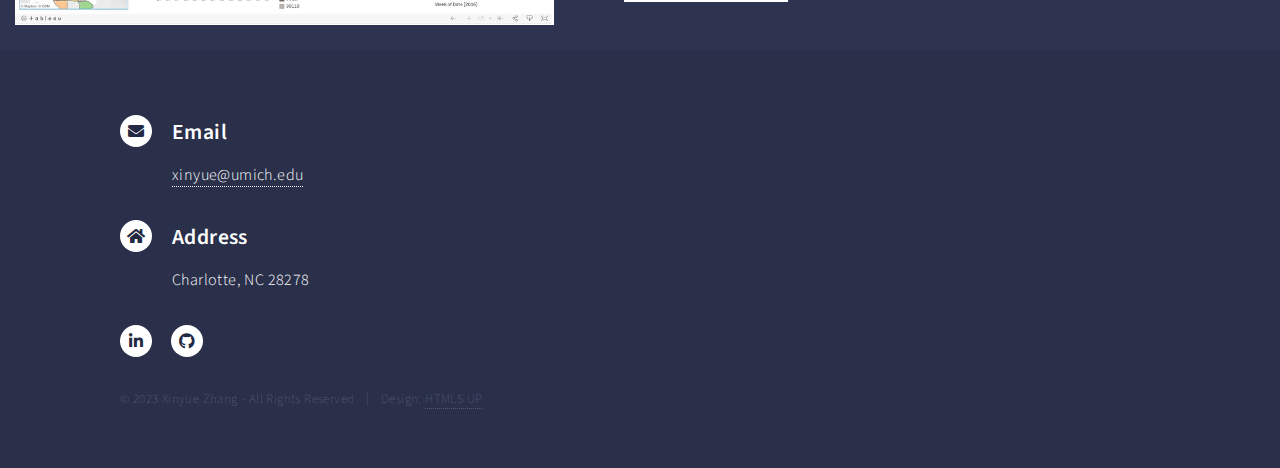
<file: dataanalysis.html>
<!DOCTYPE HTML>
<!--
	Forty by HTML5 UP
	html5up.net | @ajlkn
	Free for personal and commercial use under the CCA 3.0 license (html5up.net/license)
-->
<html>
	<head>
		<title>Data Analysis Projects - Xinyue Zhang</title>
		<meta charset="utf-8" />
		<meta name="viewport" content="width=device-width, initial-scale=1, user-scalable=no" />
		<link rel="stylesheet" href="assets/css/main.css" />
		<noscript><link rel="stylesheet" href="assets/css/noscript.css" /></noscript>
	</head>
	<body class="is-preload">

		<!-- Wrapper -->
			<div id="wrapper">

				<!-- Header -->
				<!-- Note: The "styleN" class below should match that of the banner element. -->
					<header id="header" class="alt style2">
						<a href="index.html" class="logo"><strong>Xinyue Zhang</strong></a>
						<ul class="icons">
							<li><a href="https://www.linkedin.com/in/xinyue-zhang-data-analytics/" class="icon brands fa-linkedin"><span class="label">LinkedIn</span></a></li>
							<li><a href="https://github.com/xinyuezhang95" class="icon brands fa-github"><span class="label">GitHub</span></a></li>
							<li><a href="mailto:xinyue@umich.edu" class="icon solid fa-envelope"><span class="label">Email</span></a></li>
						</ul>
						<nav>
							<a href="#menu">Menu</a>
						</nav>
					</header>

				<!-- Menu -->
					<nav id="menu">
						<ul class="links">
							<li><a href="index.html">Home</a></li>
							<li><a href="regression.html">Regression Projects</a></li>
							<li><a href="classification.html">Classification Projects</a></li>
							<li><a href="clustering.html">Clustering Projects</a></li>
							<li><a href="deeplearning.html">Deep Learning Projects</a></li>
							<li><a href="abtesting.html">A/B Testing Projects</a></li>
							<li><a href="dataanalysis.html">Data Analysis Projects</a></li>
							<li><a href="aboutme.html">About Me</a></li>
						</ul>
					</nav>

				<!-- Banner -->
				<!-- Note: The "styleN" class below should match that of the header element. -->
					<section id="banner" class="style2">
						<div class="inner">
							<span class="image">
								<img src="images/pic07.jpg" alt="" />
							</span>
							<header class="major">
								<h1>Data Analysis Projects</h1>
							</header>
							<div class="content">
								<p>Data analysis is the process of inspecting, cleaning,  <br />
									transforming, and interpreting data to extract meaningful insights</p>
								<ul class="actions">
									<li><a href="https://github.com/xinyuezhang95/DataAnalystBootcamp" class="button">View More</a></li>
								</ul>
							</div>
						</div>
					</section>

				<!-- Main -->
					<div id="main">
						<!-- Two -->
							<section id="one" class="spotlights">
								<section>
									<a href="https://github.com/xinyuezhang95/DataAnalystBootcamp/blob/main/SQL_Projects/COVID%20Portfolio%20Project%20-%20Data%20Exploration.sql" class="image">
										<img src="images/covid19.png" alt="" data-position="center center" />
									</a>
									<div class="content">
										<div class="inner">
											<header class="major">
												<h3>Covid-19 Data Exploration (SQL)</h3>
											</header>
											<p>Collected and analyzed 300,000+ COVID data to identify disease trends and case density around the world</p>
											<ul class="actions">
												<li><a href="https://github.com/xinyuezhang95/DataAnalystBootcamp/blob/main/SQL_Projects/COVID%20Portfolio%20Project%20-%20Data%20Exploration.sql" class="button">View Project</a></li>
											</ul>
										</div>
									</div>
								</section>
								<section>
									<a href="https://github.com/xinyuezhang95/DataAnalystBootcamp/blob/main/SQL_Projects/Nashville%20Housing%20Portfolio%20Project%20-%20Data%20Cleaning.sql" class="image">
										<img src="images/houses.png" alt="" data-position="top center" />
									</a>
									<div class="content">
										<div class="inner">
											<header class="major">
												<h3>Nashville Housing Data Cleaning Project (SQL)</h3>
											</header>
											<p>Collected 55,000+ raw Nashville housing sales data and cleaned it in SQL Server to make it more usable for future analysis</p>
											<ul class="actions">
												<li><a href="https://github.com/xinyuezhang95/DataAnalystBootcamp/blob/main/SQL_Projects/Nashville%20Housing%20Portfolio%20Project%20-%20Data%20Cleaning.sql" class="button">View Project</a></li>
											</ul>
										</div>
									</div>
								</section>
								<section>
									<a href="https://github.com/xinyuezhang95/DataAnalystBootcamp/tree/main/Tableau" class="image">
										<img src="images/Airbnb Tableau Full Project.png" alt="" data-position="25% 25%" />
									</a>
									<div class="content">
										<div class="inner">
											<header class="major">
												<h3>Airbnb Tableau Dashboard (Tableau)</h3>
											</header>
											<p>Built a Tableau dashboard for Airbnb to demonstrate prices by zipcode, revenue trends, average price per bedroom, etc.</p>
											<ul class="actions">
												<li><a href="https://github.com/xinyuezhang95/DataAnalystBootcamp/tree/main/Tableau" class="button">View Project</a></li>
											</ul>
										</div>
									</div>
								</section>
							</section>


				<!-- Footer -->
					<footer id="footer">
						<div class="inner">
							<section>
								<div class="contact-method">
									<span class="icon solid alt fa-envelope"></span>
									<h3>Email</h3>
									<a href="mailto:xinyue@umich.edu">xinyue@umich.edu</a>
								</div>
							</section>
							<section>
								<div class="contact-method">
									<span class="icon solid alt fa-home"></span>
									<h3>Address</h3>
									<span>Charlotte, NC 28278</span>
								</div>
							</section>
							<ul class="icons">
								<li><a href="https://www.linkedin.com/in/xinyue-zhang-data-analytics/" class="icon brands alt fa-linkedin-in"><span class="label">LinkedIn</span></a></li>
								<li><a href="https://github.com/xinyuezhang95" class="icon brands alt fa-github"><span class="label">GitHub</span></a></li>
							</ul>
							<ul class="copyright">
								<li>&copy; 2023 Xinyue Zhang - All Rights Reserved</li><li>Design: <a href="https://html5up.net">HTML5 UP</a></li>
							</ul>
						</div>
					</footer>

			</div>

		<!-- Scripts -->
			<script src="assets/js/jquery.min.js"></script>
			<script src="assets/js/jquery.scrolly.min.js"></script>
			<script src="assets/js/jquery.scrollex.min.js"></script>
			<script src="assets/js/browser.min.js"></script>
			<script src="assets/js/breakpoints.min.js"></script>
			<script src="assets/js/util.js"></script>
			<script src="assets/js/main.js"></script>

	</body>
</html>
</file>
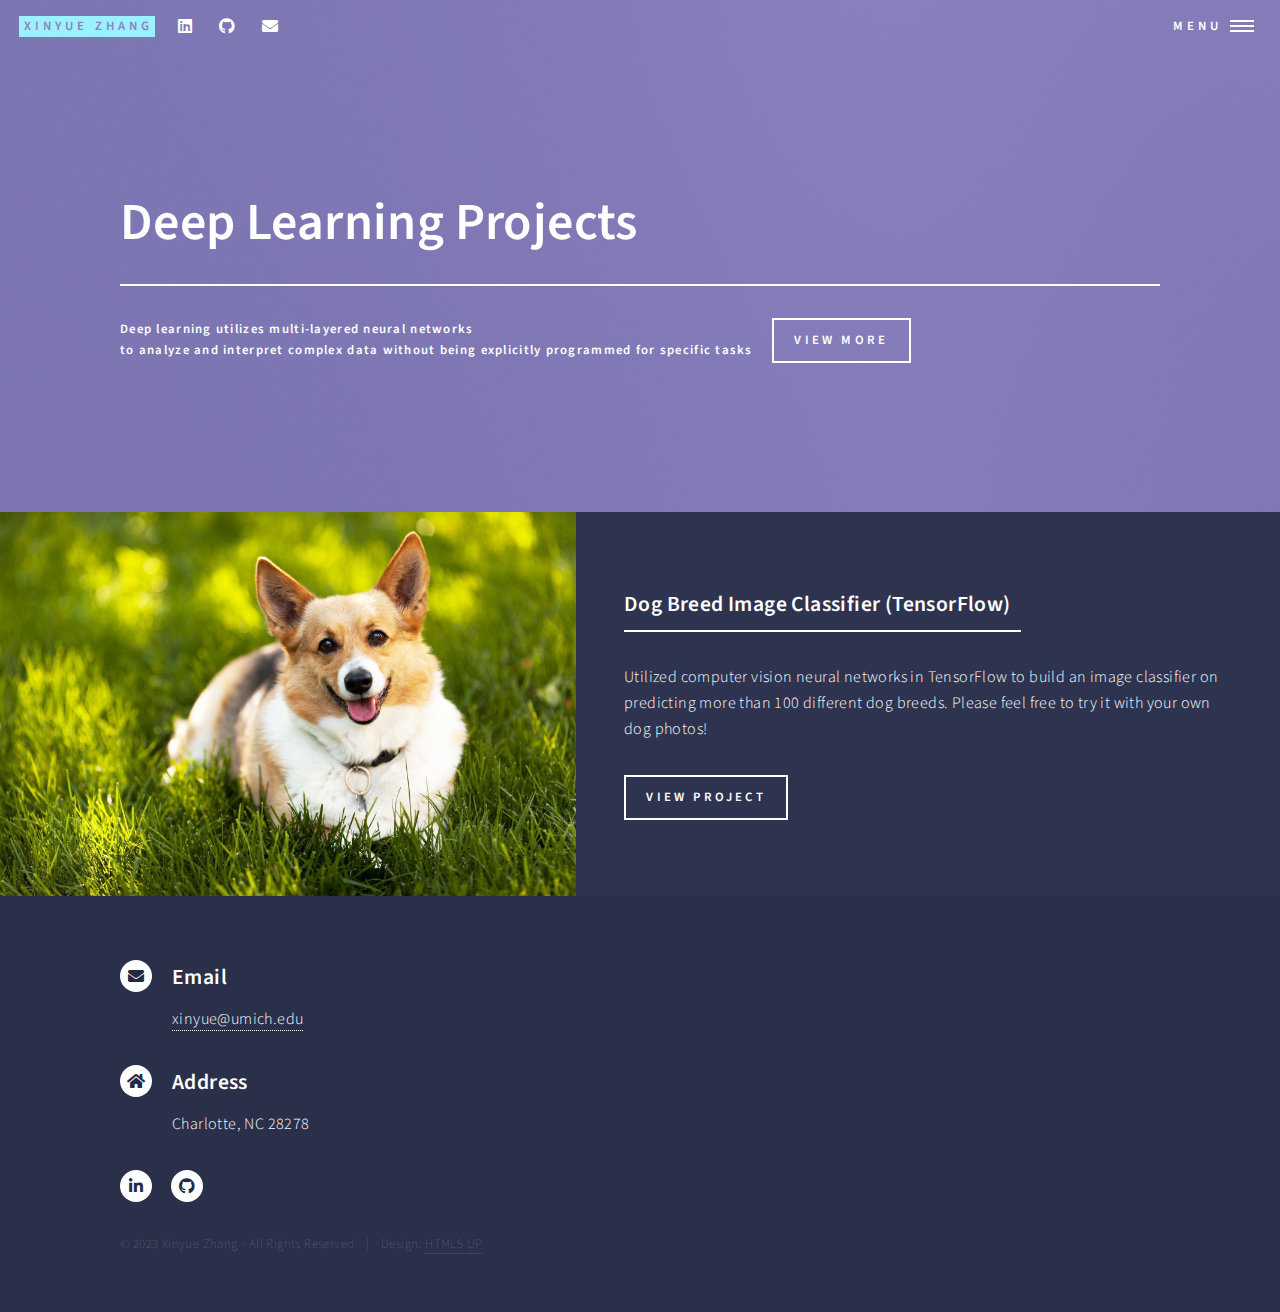
<file: deeplearning.html>
<!DOCTYPE HTML>
<!--
	Forty by HTML5 UP
	html5up.net | @ajlkn
	Free for personal and commercial use under the CCA 3.0 license (html5up.net/license)
-->
<html>
	<head>
		<title>Deep Learning Projects - Xinyue Zhang</title>
		<meta charset="utf-8" />
		<meta name="viewport" content="width=device-width, initial-scale=1, user-scalable=no" />
		<link rel="stylesheet" href="assets/css/main.css" />
		<noscript><link rel="stylesheet" href="assets/css/noscript.css" /></noscript>
	</head>
	<body class="is-preload">

		<!-- Wrapper -->
			<div id="wrapper">

				<!-- Header -->
				<!-- Note: The "styleN" class below should match that of the banner element. -->
					<header id="header" class="alt style2">
						<a href="index.html" class="logo"><strong>Xinyue Zhang</strong></a>
						<ul class="icons">
							<li><a href="https://www.linkedin.com/in/xinyue-zhang-data-analytics/" class="icon brands fa-linkedin"><span class="label">LinkedIn</span></a></li>
							<li><a href="https://github.com/xinyuezhang95" class="icon brands fa-github"><span class="label">GitHub</span></a></li>
							<li><a href="mailto:xinyue@umich.edu" class="icon solid fa-envelope"><span class="label">Email</span></a></li>
						</ul>
						<nav>
							<a href="#menu">Menu</a>
						</nav>
					</header>

				<!-- Menu -->
					<nav id="menu">
						<ul class="links">
							<li><a href="index.html">Home</a></li>
							<li><a href="regression.html">Regression Projects</a></li>
							<li><a href="classification.html">Classification Projects</a></li>
							<li><a href="clustering.html">Clustering Projects</a></li>
							<li><a href="deeplearning.html">Deep Learning Projects</a></li>
							<li><a href="abtesting.html">A/B Testing Projects</a></li>
							<li><a href="dataanalysis.html">Data Analysis Projects</a></li>
							<li><a href="aboutme.html">About Me</a></li>
						</ul>
					</nav>

				<!-- Banner -->
				<!-- Note: The "styleN" class below should match that of the header element. -->
					<section id="banner" class="style2">
						<div class="inner">
							<span class="image">
								<img src="images/pic07.jpg" alt="" />
							</span>
							<header class="major">
								<h1>Deep Learning Projects</h1>
							</header>
							<div class="content">
								<p>Deep learning utilizes multi-layered neural networks <br />
									to analyze and interpret complex data without being explicitly programmed for specific tasks</p>
								<ul class="actions">
									<li><a href="https://github.com/xinyuezhang95/DSProjects/tree/main/Deep_Learning" class="button">View More</a></li>
								</ul>
							</div>
						</div>
					</section>

				<!-- Main -->
					<div id="main">
						<!-- Two -->
							<section id="one" class="spotlights">
								<section>
									<a href="https://github.com/xinyuezhang95/DSProjects/blob/main/Deep_Learning/dog_vision.ipynb" class="image">
										<img src="images/dog.jpg" alt="" data-position="center center" />
									</a>
									<div class="content">
										<div class="inner">
											<header class="major">
												<h3>Dog Breed Image Classifier (TensorFlow)</h3>
											</header>
											<p>Utilized computer vision neural networks in TensorFlow to build an image classifier on predicting more than 100 different dog breeds. Please feel free to try it with your own dog photos!</p>
											<ul class="actions">
												<li><a href="https://github.com/xinyuezhang95/DSProjects/blob/main/Deep_Learning/dog_vision.ipynb" class="button">View Project</a></li>
											</ul>
										</div>
									</div>
								</section>
							</section>


				<!-- Footer -->
					<footer id="footer">
						<div class="inner">
							<section>
								<div class="contact-method">
									<span class="icon solid alt fa-envelope"></span>
									<h3>Email</h3>
									<a href="mailto:xinyue@umich.edu">xinyue@umich.edu</a>
								</div>
							</section>
							<section>
								<div class="contact-method">
									<span class="icon solid alt fa-home"></span>
									<h3>Address</h3>
									<span>Charlotte, NC 28278</span>
								</div>
							</section>
							<ul class="icons">
								<li><a href="https://www.linkedin.com/in/xinyue-zhang-data-analytics/" class="icon brands alt fa-linkedin-in"><span class="label">LinkedIn</span></a></li>
								<li><a href="https://github.com/xinyuezhang95" class="icon brands alt fa-github"><span class="label">GitHub</span></a></li>
							</ul>
							<ul class="copyright">
								<li>&copy; 2023 Xinyue Zhang - All Rights Reserved</li><li>Design: <a href="https://html5up.net">HTML5 UP</a></li>
							</ul>
						</div>
					</footer>

			</div>

		<!-- Scripts -->
			<script src="assets/js/jquery.min.js"></script>
			<script src="assets/js/jquery.scrolly.min.js"></script>
			<script src="assets/js/jquery.scrollex.min.js"></script>
			<script src="assets/js/browser.min.js"></script>
			<script src="assets/js/breakpoints.min.js"></script>
			<script src="assets/js/util.js"></script>
			<script src="assets/js/main.js"></script>

	</body>
</html>
</file>
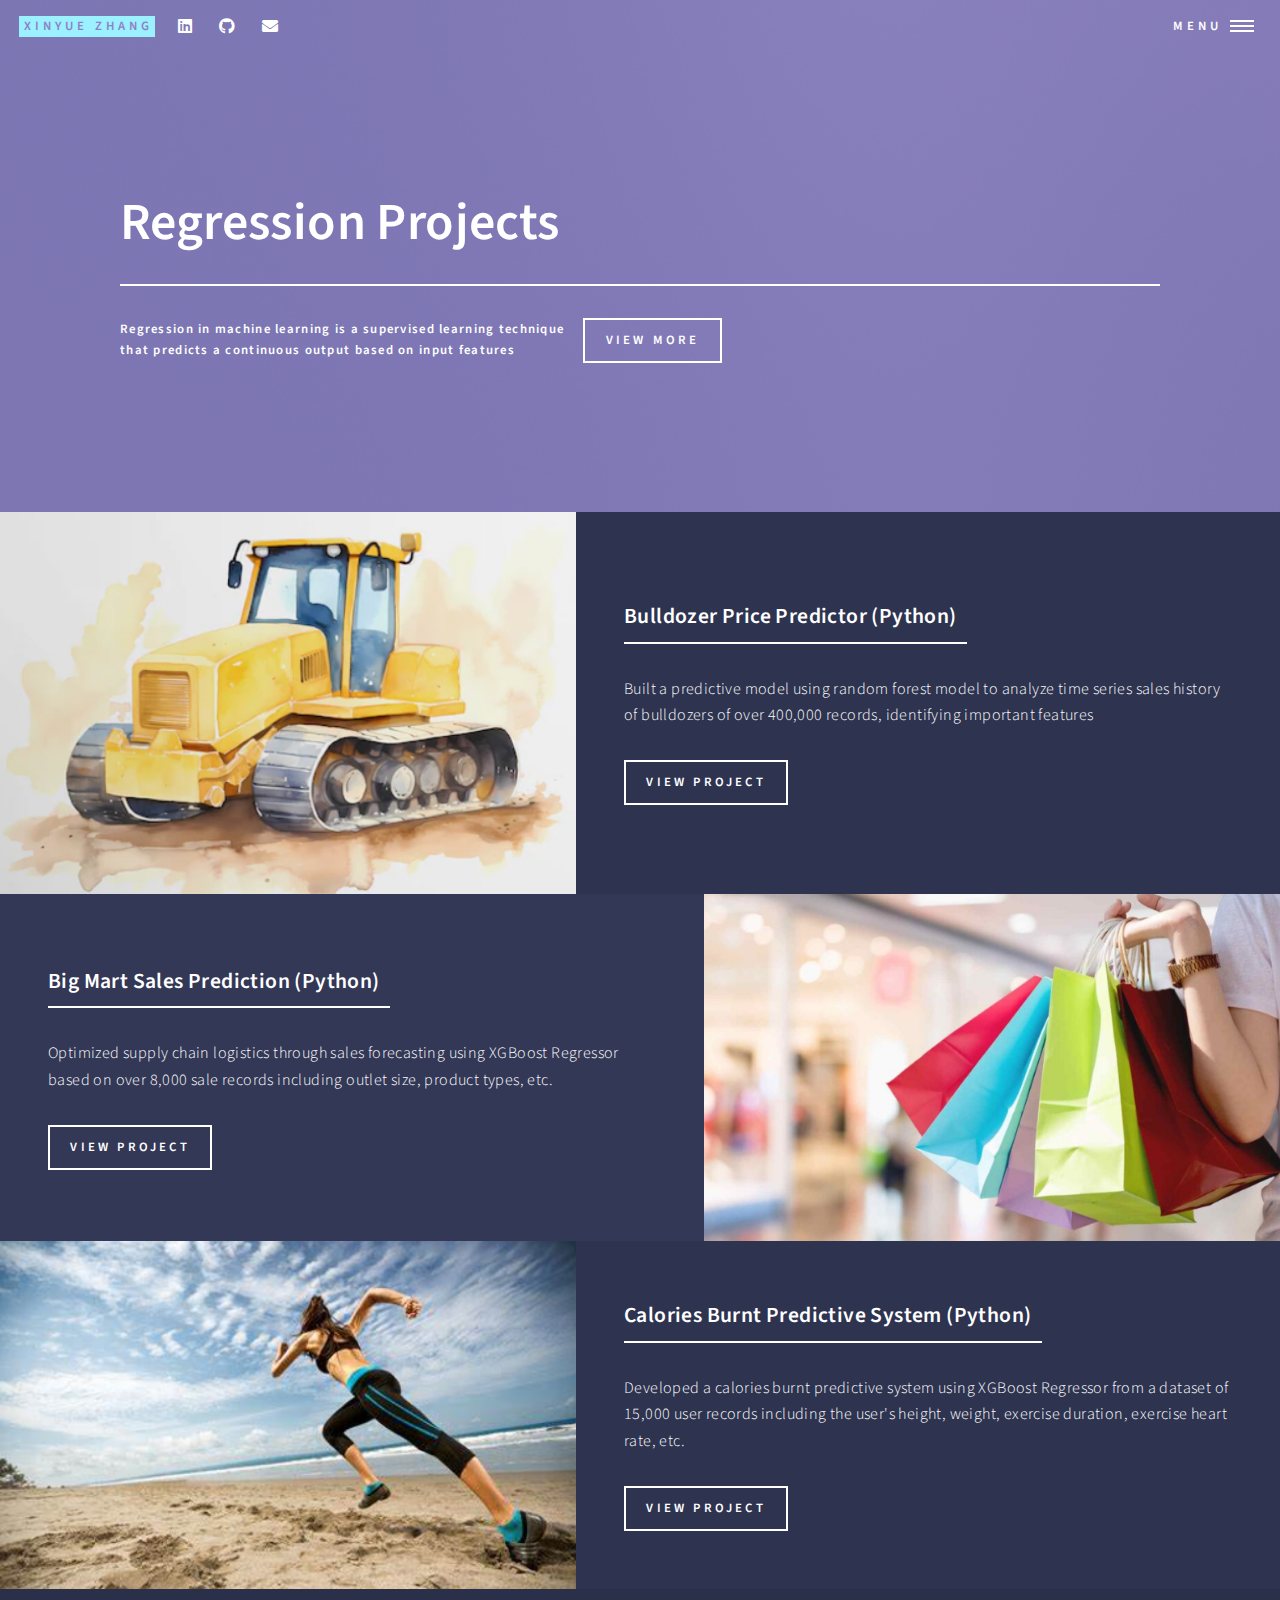
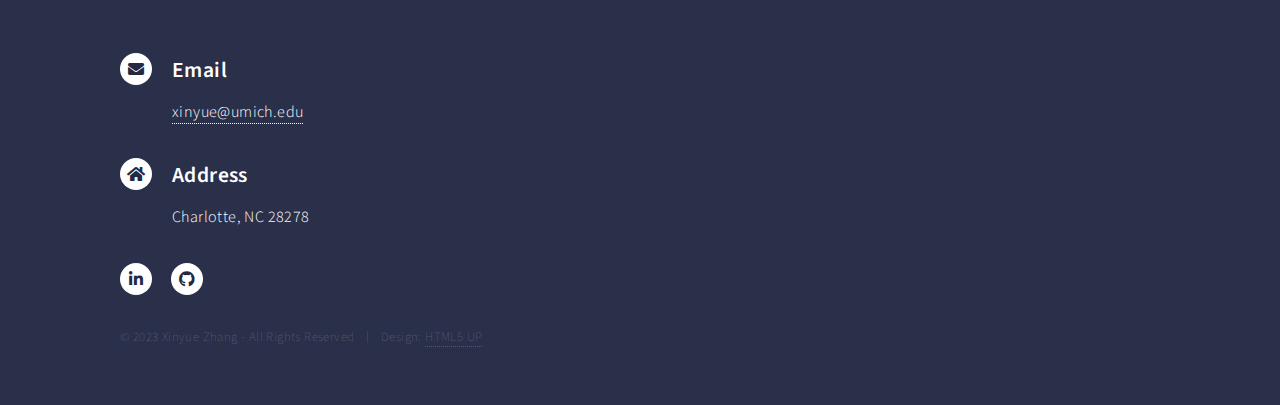
<file: regression.html>
<!DOCTYPE HTML>
<!--
	Forty by HTML5 UP
	html5up.net | @ajlkn
	Free for personal and commercial use under the CCA 3.0 license (html5up.net/license)
-->
<html>
	<head>
		<title>Regression Projects - Xinyue Zhang</title>
		<meta charset="utf-8" />
		<meta name="viewport" content="width=device-width, initial-scale=1, user-scalable=no" />
		<link rel="stylesheet" href="assets/css/main.css" />
		<noscript><link rel="stylesheet" href="assets/css/noscript.css" /></noscript>
	</head>
	<body class="is-preload">

		<!-- Wrapper -->
			<div id="wrapper">

				<!-- Header -->
				<!-- Note: The "styleN" class below should match that of the banner element. -->
					<header id="header" class="alt style2">
						<a href="index.html" class="logo"><strong>Xinyue Zhang</strong></a>
						<ul class="icons">
							<li><a href="https://www.linkedin.com/in/xinyue-zhang-data-analytics/" class="icon brands fa-linkedin"><span class="label">LinkedIn</span></a></li>
							<li><a href="https://github.com/xinyuezhang95" class="icon brands fa-github"><span class="label">GitHub</span></a></li>
							<li><a href="mailto:xinyue@umich.edu" class="icon solid fa-envelope"><span class="label">Email</span></a></li>
						</ul>
						<nav>
							<a href="#menu">Menu</a>
						</nav>
					</header>

				<!-- Menu -->
					<nav id="menu">
						<ul class="links">
							<li><a href="index.html">Home</a></li>
							<li><a href="regression.html">Regression Projects</a></li>
							<li><a href="classification.html">Classification Projects</a></li>
							<li><a href="clustering.html">Clustering Projects</a></li>
							<li><a href="deeplearning.html">Deep Learning Projects</a></li>
							<li><a href="abtesting.html">A/B Testing Projects</a></li>
							<li><a href="dataanalysis.html">Data Analysis Projects</a></li>
							<li><a href="aboutme.html">About Me</a></li>
						</ul>
					</nav>

				<!-- Banner -->
				<!-- Note: The "styleN" class below should match that of the header element. -->
					<section id="banner" class="style2">
						<div class="inner">
							<span class="image">
								<img src="images/pic07.jpg" alt="" />
							</span>
							<header class="major">
								<h1>Regression Projects</h1>
							</header>
							<div class="content">
								<p>Regression in machine learning is a supervised learning technique <br />
									that predicts a continuous output based on input features</p>
								<ul class="actions">
									<li><a href="https://github.com/xinyuezhang95/DSProjects/tree/main/Regression_Projects" class="button">View More</a></li>
								</ul>
							</div>
						</div>
					</section>

				<!-- Main -->
					<div id="main">
						<!-- Two -->
							<section id="one" class="spotlights">
								<section>
									<a href="https://github.com/xinyuezhang95/DSProjects/blob/main/Regression_Projects/Time%20Series%20Projects/End_to_end_bulldozer_price_regression.ipynb" class="image">
										<img src="images/bulldozer.png" alt="" data-position="center center" />
									</a>
									<div class="content">
										<div class="inner">
											<header class="major">
												<h3>Bulldozer Price Predictor (Python)</h3>
											</header>
											<p>Built a predictive model using random forest model to analyze time series sales history of bulldozers of over 400,000 records, identifying important features</p>
											<ul class="actions">
												<li><a href="https://github.com/xinyuezhang95/DSProjects/blob/main/Regression_Projects/Time%20Series%20Projects/End_to_end_bulldozer_price_regression.ipynb" class="button">View Project</a></li>
											</ul>
										</div>
									</div>
								</section>
								<section>
									<a href="https://github.com/xinyuezhang95/DSProjects/blob/main/Regression_Projects/Big%20Mart%20Sales%20Prediction%20Using%20Machine%20Learning.ipynb" class="image">
										<img src="images/outlet_sales.png" alt="" data-position="top center" />
									</a>
									<div class="content">
										<div class="inner">
											<header class="major">
												<h3>Big Mart Sales Prediction (Python)</h3>
											</header>
											<p>Optimized supply chain logistics through sales forecasting using XGBoost Regressor based on over 8,000 sale records including outlet size, product types, etc.</p>
											<ul class="actions">
												<li><a href="https://github.com/xinyuezhang95/DSProjects/blob/main/Regression_Projects/Big%20Mart%20Sales%20Prediction%20Using%20Machine%20Learning.ipynb" class="button">View Project</a></li>
											</ul>
										</div>
									</div>
								</section>
								<section>
									<a href="https://github.com/xinyuezhang95/DSProjects/blob/main/Regression_Projects/Calories%20Burnt%20Prediction%20with%20Python.ipynb" class="image">
										<img src="images/calories.png" alt="" data-position="25% 25%" />
									</a>
									<div class="content">
										<div class="inner">
											<header class="major">
												<h3>Calories Burnt Predictive System (Python)</h3>
											</header>
											<p>Developed a calories burnt predictive system using XGBoost Regressor from a dataset of 15,000 user records including the user's height, weight, exercise duration, exercise heart rate, etc.</p>
											<ul class="actions">
												<li><a href="https://github.com/xinyuezhang95/DSProjects/blob/main/Regression_Projects/Calories%20Burnt%20Prediction%20with%20Python.ipynb" class="button">View Project</a></li>
											</ul>
										</div>
									</div>
								</section>
							</section>


				<!-- Footer -->
					<footer id="footer">
						<div class="inner">
							<section>
								<div class="contact-method">
									<span class="icon solid alt fa-envelope"></span>
									<h3>Email</h3>
									<a href="mailto:xinyue@umich.edu">xinyue@umich.edu</a>
								</div>
							</section>
							<section>
								<div class="contact-method">
									<span class="icon solid alt fa-home"></span>
									<h3>Address</h3>
									<span>Charlotte, NC 28278</span>
								</div>
							</section>
							<ul class="icons">
								<li><a href="https://www.linkedin.com/in/xinyue-zhang-data-analytics/" class="icon brands alt fa-linkedin-in"><span class="label">LinkedIn</span></a></li>
								<li><a href="https://github.com/xinyuezhang95" class="icon brands alt fa-github"><span class="label">GitHub</span></a></li>
							</ul>
							<ul class="copyright">
								<li>&copy; 2023 Xinyue Zhang - All Rights Reserved</li><li>Design: <a href="https://html5up.net">HTML5 UP</a></li>
							</ul>
						</div>
					</footer>

			</div>

		<!-- Scripts -->
			<script src="assets/js/jquery.min.js"></script>
			<script src="assets/js/jquery.scrolly.min.js"></script>
			<script src="assets/js/jquery.scrollex.min.js"></script>
			<script src="assets/js/browser.min.js"></script>
			<script src="assets/js/breakpoints.min.js"></script>
			<script src="assets/js/util.js"></script>
			<script src="assets/js/main.js"></script>

	</body>
</html>
</file>
<file: assets/css/noscript.css>
/*
	Forty by HTML5 UP
	html5up.net | @ajlkn
	Free for personal and commercial use under the CCA 3.0 license (html5up.net/license)
*/

/* Banner */

	body.is-preload #banner:after {
		opacity: 0.85;
	}

	body.is-preload #banner > .inner {
		-moz-filter: none;
		-webkit-filter: none;
		-ms-filter: none;
		filter: none;
		-moz-transform: none;
		-webkit-transform: none;
		-ms-transform: none;
		transform: none;
		opacity: 1;
	}
</file>
<file: assets/css/main.css>
@import url(fontawesome-all.min.css);
@import url("https://fonts.googleapis.com/css?family=Source+Sans+Pro:300,300italic,600,600italic");

/*
	Forty by HTML5 UP
	html5up.net | @ajlkn
	Free for personal and commercial use under the CCA 3.0 license (html5up.net/license)
*/

html, body, div, span, applet, object,
iframe, h1, h2, h3, h4, h5, h6, p, blockquote,
pre, a, abbr, acronym, address, big, cite,
code, del, dfn, em, img, ins, kbd, q, s, samp,
small, strike, strong, sub, sup, tt, var, b,
u, i, center, dl, dt, dd, ol, ul, li, fieldset,
form, label, legend, table, caption, tbody,
tfoot, thead, tr, th, td, article, aside,
canvas, details, embed, figure, figcaption,
footer, header, hgroup, menu, nav, output, ruby,
section, summary, time, mark, audio, video {
	margin: 0;
	padding: 0;
	border: 0;
	font-size: 100%;
	font: inherit;
	vertical-align: baseline;}

article, aside, details, figcaption, figure,
footer, header, hgroup, menu, nav, section {
	display: block;}

body {
	line-height: 1;
}

ol, ul {
	list-style: none;
}

blockquote, q {
	quotes: none;
}

	blockquote:before, blockquote:after, q:before, q:after {
		content: '';
		content: none;
	}

table {
	border-collapse: collapse;
	border-spacing: 0;
}

body {
	-webkit-text-size-adjust: none;
}

mark {
	background-color: transparent;
	color: inherit;
}

input::-moz-focus-inner {
	border: 0;
	padding: 0;
}

input, select, textarea {
	-moz-appearance: none;
	-webkit-appearance: none;
	-ms-appearance: none;
	appearance: none;
}

/* Basic */

	@-ms-viewport {
		width: device-width;
	}

	body {
		-ms-overflow-style: scrollbar;
	}

	@media screen and (max-width: 480px) {

		html, body {
			min-width: 320px;
		}

	}

	html {
		box-sizing: border-box;
	}

	*, *:before, *:after {
		box-sizing: inherit;
	}

	body {
		background: #242943;
	}

		body.is-preload *, body.is-preload *:before, body.is-preload *:after {
			-moz-animation: none !important;
			-webkit-animation: none !important;
			-ms-animation: none !important;
			animation: none !important;
			-moz-transition: none !important;
			-webkit-transition: none !important;
			-ms-transition: none !important;
			transition: none !important;
		}

/* Type */

	body, input, select, textarea {
		color: #ffffff;
		font-family: "Source Sans Pro", Helvetica, sans-serif;
		font-size: 17pt;
		font-weight: 300;
		letter-spacing: 0.025em;
		line-height: 1.65;
	}

		@media screen and (max-width: 1680px) {

			body, input, select, textarea {
				font-size: 14pt;
			}

		}

		@media screen and (max-width: 1280px) {

			body, input, select, textarea {
				font-size: 12pt;
			}

		}

		@media screen and (max-width: 360px) {

			body, input, select, textarea {
				font-size: 11pt;
			}

		}

	a {
		-moz-transition: color 0.2s ease-in-out, border-bottom-color 0.2s ease-in-out;
		-webkit-transition: color 0.2s ease-in-out, border-bottom-color 0.2s ease-in-out;
		-ms-transition: color 0.2s ease-in-out, border-bottom-color 0.2s ease-in-out;
		transition: color 0.2s ease-in-out, border-bottom-color 0.2s ease-in-out;
		border-bottom: dotted 1px;
		color: inherit;
		text-decoration: none;
	}

		a:hover {
			border-bottom-color: transparent;
			color: #9bf1ff !important;
		}

		a:active {
			color: #53e3fb !important;
		}

	strong, b {
		color: #ffffff;
		font-weight: 600;
	}

	em, i {
		font-style: italic;
	}

	p {
		margin: 0 0 2em 0;
	}

	h1, h2, h3, h4, h5, h6 {
		color: #ffffff;
		font-weight: 600;
		line-height: 1.65;
		margin: 0 0 1em 0;
	}

		h1 a, h2 a, h3 a, h4 a, h5 a, h6 a {
			color: inherit;
			border-bottom: 0;
		}

	h1 {
		font-size: 2.5em;
	}

	h2 {
		font-size: 1.75em;
	}

	h3 {
		font-size: 1.35em;
	}

	h4 {
		font-size: 1.1em;
	}

	h5 {
		font-size: 0.9em;
	}

	h6 {
		font-size: 0.7em;
	}

	@media screen and (max-width: 736px) {

		h1 {
			font-size: 2em;
		}

		h2 {
			font-size: 1.5em;
		}

		h3 {
			font-size: 1.25em;
		}

	}

	sub {
		font-size: 0.8em;
		position: relative;
		top: 0.5em;
	}

	sup {
		font-size: 0.8em;
		position: relative;
		top: -0.5em;
	}

	blockquote {
		border-left: solid 4px rgba(212, 212, 255, 0.1);
		font-style: italic;
		margin: 0 0 2em 0;
		padding: 0.5em 0 0.5em 2em;
	}

	code {
		background: rgba(212, 212, 255, 0.035);
		font-family: "Courier New", monospace;
		font-size: 0.9em;
		margin: 0 0.25em;
		padding: 0.25em 0.65em;
	}

	pre {
		-webkit-overflow-scrolling: touch;
		font-family: "Courier New", monospace;
		font-size: 0.9em;
		margin: 0 0 2em 0;
	}

		pre code {
			display: block;
			line-height: 1.75;
			padding: 1em 1.5em;
			overflow-x: auto;
		}

	hr {
		border: 0;
		border-bottom: solid 1px rgba(212, 212, 255, 0.1);
		margin: 2em 0;
	}

		hr.major {
			margin: 3em 0;
		}

	.align-left {
		text-align: left;
	}

	.align-center {
		text-align: center;
	}

	.align-right {
		text-align: right;
	}

/* Row */

	.row {
		display: flex;
		flex-wrap: wrap;
		box-sizing: border-box;
		align-items: stretch;
	}

		.row > * {
			box-sizing: border-box;
		}

		.row.gtr-uniform > * > :last-child {
			margin-bottom: 0;
		}

		.row.aln-left {
			justify-content: flex-start;
		}

		.row.aln-center {
			justify-content: center;
		}

		.row.aln-right {
			justify-content: flex-end;
		}

		.row.aln-top {
			align-items: flex-start;
		}

		.row.aln-middle {
			align-items: center;
		}

		.row.aln-bottom {
			align-items: flex-end;
		}

		.row > .imp {
			order: -1;
		}

		.row > .col-1 {
			width: 8.33333%;
		}

		.row > .off-1 {
			margin-left: 8.33333%;
		}

		.row > .col-2 {
			width: 16.66667%;
		}

		.row > .off-2 {
			margin-left: 16.66667%;
		}

		.row > .col-3 {
			width: 25%;
		}

		.row > .off-3 {
			margin-left: 25%;
		}

		.row > .col-4 {
			width: 33.33333%;
		}

		.row > .off-4 {
			margin-left: 33.33333%;
		}

		.row > .col-5 {
			width: 41.66667%;
		}

		.row > .off-5 {
			margin-left: 41.66667%;
		}

		.row > .col-6 {
			width: 50%;
		}

		.row > .off-6 {
			margin-left: 50%;
		}

		.row > .col-7 {
			width: 58.33333%;
		}

		.row > .off-7 {
			margin-left: 58.33333%;
		}

		.row > .col-8 {
			width: 66.66667%;
		}

		.row > .off-8 {
			margin-left: 66.66667%;
		}

		.row > .col-9 {
			width: 75%;
		}

		.row > .off-9 {
			margin-left: 75%;
		}

		.row > .col-10 {
			width: 83.33333%;
		}

		.row > .off-10 {
			margin-left: 83.33333%;
		}

		.row > .col-11 {
			width: 91.66667%;
		}

		.row > .off-11 {
			margin-left: 91.66667%;
		}

		.row > .col-12 {
			width: 100%;
		}

		.row > .off-12 {
			margin-left: 100%;
		}

		.row.gtr-0 {
			margin-top: 0;
			margin-left: 0em;
		}

			.row.gtr-0 > * {
				padding: 0 0 0 0em;
			}

			.row.gtr-0.gtr-uniform {
				margin-top: 0em;
			}

				.row.gtr-0.gtr-uniform > * {
					padding-top: 0em;
				}

		.row.gtr-25 {
			margin-top: 0;
			margin-left: -0.5em;
		}

			.row.gtr-25 > * {
				padding: 0 0 0 0.5em;
			}

			.row.gtr-25.gtr-uniform {
				margin-top: -0.5em;
			}

				.row.gtr-25.gtr-uniform > * {
					padding-top: 0.5em;
				}

		.row.gtr-50 {
			margin-top: 0;
			margin-left: -1em;
		}

			.row.gtr-50 > * {
				padding: 0 0 0 1em;
			}

			.row.gtr-50.gtr-uniform {
				margin-top: -1em;
			}

				.row.gtr-50.gtr-uniform > * {
					padding-top: 1em;
				}

		.row {
			margin-top: 0;
			margin-left: -2em;
		}

			.row > * {
				padding: 0 0 0 2em;
			}

			.row.gtr-uniform {
				margin-top: -2em;
			}

				.row.gtr-uniform > * {
					padding-top: 2em;
				}

		.row.gtr-150 {
			margin-top: 0;
			margin-left: -3em;
		}

			.row.gtr-150 > * {
				padding: 0 0 0 3em;
			}

			.row.gtr-150.gtr-uniform {
				margin-top: -3em;
			}

				.row.gtr-150.gtr-uniform > * {
					padding-top: 3em;
				}

		.row.gtr-200 {
			margin-top: 0;
			margin-left: -4em;
		}

			.row.gtr-200 > * {
				padding: 0 0 0 4em;
			}

			.row.gtr-200.gtr-uniform {
				margin-top: -4em;
			}

				.row.gtr-200.gtr-uniform > * {
					padding-top: 4em;
				}

		@media screen and (max-width: 1680px) {

			.row {
				display: flex;
				flex-wrap: wrap;
				box-sizing: border-box;
				align-items: stretch;
			}

				.row > * {
					box-sizing: border-box;
				}

				.row.gtr-uniform > * > :last-child {
					margin-bottom: 0;
				}

				.row.aln-left {
					justify-content: flex-start;
				}

				.row.aln-center {
					justify-content: center;
				}

				.row.aln-right {
					justify-content: flex-end;
				}

				.row.aln-top {
					align-items: flex-start;
				}

				.row.aln-middle {
					align-items: center;
				}

				.row.aln-bottom {
					align-items: flex-end;
				}

				.row > .imp-xlarge {
					order: -1;
				}

				.row > .col-1-xlarge {
					width: 8.33333%;
				}

				.row > .off-1-xlarge {
					margin-left: 8.33333%;
				}

				.row > .col-2-xlarge {
					width: 16.66667%;
				}

				.row > .off-2-xlarge {
					margin-left: 16.66667%;
				}

				.row > .col-3-xlarge {
					width: 25%;
				}

				.row > .off-3-xlarge {
					margin-left: 25%;
				}

				.row > .col-4-xlarge {
					width: 33.33333%;
				}

				.row > .off-4-xlarge {
					margin-left: 33.33333%;
				}

				.row > .col-5-xlarge {
					width: 41.66667%;
				}

				.row > .off-5-xlarge {
					margin-left: 41.66667%;
				}

				.row > .col-6-xlarge {
					width: 50%;
				}

				.row > .off-6-xlarge {
					margin-left: 50%;
				}

				.row > .col-7-xlarge {
					width: 58.33333%;
				}

				.row > .off-7-xlarge {
					margin-left: 58.33333%;
				}

				.row > .col-8-xlarge {
					width: 66.66667%;
				}

				.row > .off-8-xlarge {
					margin-left: 66.66667%;
				}

				.row > .col-9-xlarge {
					width: 75%;
				}

				.row > .off-9-xlarge {
					margin-left: 75%;
				}

				.row > .col-10-xlarge {
					width: 83.33333%;
				}

				.row > .off-10-xlarge {
					margin-left: 83.33333%;
				}

				.row > .col-11-xlarge {
					width: 91.66667%;
				}

				.row > .off-11-xlarge {
					margin-left: 91.66667%;
				}

				.row > .col-12-xlarge {
					width: 100%;
				}

				.row > .off-12-xlarge {
					margin-left: 100%;
				}

				.row.gtr-0 {
					margin-top: 0;
					margin-left: 0em;
				}

					.row.gtr-0 > * {
						padding: 0 0 0 0em;
					}

					.row.gtr-0.gtr-uniform {
						margin-top: 0em;
					}

						.row.gtr-0.gtr-uniform > * {
							padding-top: 0em;
						}

				.row.gtr-25 {
					margin-top: 0;
					margin-left: -0.5em;
				}

					.row.gtr-25 > * {
						padding: 0 0 0 0.5em;
					}

					.row.gtr-25.gtr-uniform {
						margin-top: -0.5em;
					}

						.row.gtr-25.gtr-uniform > * {
							padding-top: 0.5em;
						}

				.row.gtr-50 {
					margin-top: 0;
					margin-left: -1em;
				}

					.row.gtr-50 > * {
						padding: 0 0 0 1em;
					}

					.row.gtr-50.gtr-uniform {
						margin-top: -1em;
					}

						.row.gtr-50.gtr-uniform > * {
							padding-top: 1em;
						}

				.row {
					margin-top: 0;
					margin-left: -2em;
				}

					.row > * {
						padding: 0 0 0 2em;
					}

					.row.gtr-uniform {
						margin-top: -2em;
					}

						.row.gtr-uniform > * {
							padding-top: 2em;
						}

				.row.gtr-150 {
					margin-top: 0;
					margin-left: -3em;
				}

					.row.gtr-150 > * {
						padding: 0 0 0 3em;
					}

					.row.gtr-150.gtr-uniform {
						margin-top: -3em;
					}

						.row.gtr-150.gtr-uniform > * {
							padding-top: 3em;
						}

				.row.gtr-200 {
					margin-top: 0;
					margin-left: -4em;
				}

					.row.gtr-200 > * {
						padding: 0 0 0 4em;
					}

					.row.gtr-200.gtr-uniform {
						margin-top: -4em;
					}

						.row.gtr-200.gtr-uniform > * {
							padding-top: 4em;
						}

		}

		@media screen and (max-width: 1280px) {

			.row {
				display: flex;
				flex-wrap: wrap;
				box-sizing: border-box;
				align-items: stretch;
			}

				.row > * {
					box-sizing: border-box;
				}

				.row.gtr-uniform > * > :last-child {
					margin-bottom: 0;
				}

				.row.aln-left {
					justify-content: flex-start;
				}

				.row.aln-center {
					justify-content: center;
				}

				.row.aln-right {
					justify-content: flex-end;
				}

				.row.aln-top {
					align-items: flex-start;
				}

				.row.aln-middle {
					align-items: center;
				}

				.row.aln-bottom {
					align-items: flex-end;
				}

				.row > .imp-large {
					order: -1;
				}

				.row > .col-1-large {
					width: 8.33333%;
				}

				.row > .off-1-large {
					margin-left: 8.33333%;
				}

				.row > .col-2-large {
					width: 16.66667%;
				}

				.row > .off-2-large {
					margin-left: 16.66667%;
				}

				.row > .col-3-large {
					width: 25%;
				}

				.row > .off-3-large {
					margin-left: 25%;
				}

				.row > .col-4-large {
					width: 33.33333%;
				}

				.row > .off-4-large {
					margin-left: 33.33333%;
				}

				.row > .col-5-large {
					width: 41.66667%;
				}

				.row > .off-5-large {
					margin-left: 41.66667%;
				}

				.row > .col-6-large {
					width: 50%;
				}

				.row > .off-6-large {
					margin-left: 50%;
				}

				.row > .col-7-large {
					width: 58.33333%;
				}

				.row > .off-7-large {
					margin-left: 58.33333%;
				}

				.row > .col-8-large {
					width: 66.66667%;
				}

				.row > .off-8-large {
					margin-left: 66.66667%;
				}

				.row > .col-9-large {
					width: 75%;
				}

				.row > .off-9-large {
					margin-left: 75%;
				}

				.row > .col-10-large {
					width: 83.33333%;
				}

				.row > .off-10-large {
					margin-left: 83.33333%;
				}

				.row > .col-11-large {
					width: 91.66667%;
				}

				.row > .off-11-large {
					margin-left: 91.66667%;
				}

				.row > .col-12-large {
					width: 100%;
				}

				.row > .off-12-large {
					margin-left: 100%;
				}

				.row.gtr-0 {
					margin-top: 0;
					margin-left: 0em;
				}

					.row.gtr-0 > * {
						padding: 0 0 0 0em;
					}

					.row.gtr-0.gtr-uniform {
						margin-top: 0em;
					}

						.row.gtr-0.gtr-uniform > * {
							padding-top: 0em;
						}

				.row.gtr-25 {
					margin-top: 0;
					margin-left: -0.375em;
				}

					.row.gtr-25 > * {
						padding: 0 0 0 0.375em;
					}

					.row.gtr-25.gtr-uniform {
						margin-top: -0.375em;
					}

						.row.gtr-25.gtr-uniform > * {
							padding-top: 0.375em;
						}

				.row.gtr-50 {
					margin-top: 0;
					margin-left: -0.75em;
				}

					.row.gtr-50 > * {
						padding: 0 0 0 0.75em;
					}

					.row.gtr-50.gtr-uniform {
						margin-top: -0.75em;
					}

						.row.gtr-50.gtr-uniform > * {
							padding-top: 0.75em;
						}

				.row {
					margin-top: 0;
					margin-left: -1.5em;
				}

					.row > * {
						padding: 0 0 0 1.5em;
					}

					.row.gtr-uniform {
						margin-top: -1.5em;
					}

						.row.gtr-uniform > * {
							padding-top: 1.5em;
						}

				.row.gtr-150 {
					margin-top: 0;
					margin-left: -2.25em;
				}

					.row.gtr-150 > * {
						padding: 0 0 0 2.25em;
					}

					.row.gtr-150.gtr-uniform {
						margin-top: -2.25em;
					}

						.row.gtr-150.gtr-uniform > * {
							padding-top: 2.25em;
						}

				.row.gtr-200 {
					margin-top: 0;
					margin-left: -3em;
				}

					.row.gtr-200 > * {
						padding: 0 0 0 3em;
					}

					.row.gtr-200.gtr-uniform {
						margin-top: -3em;
					}

						.row.gtr-200.gtr-uniform > * {
							padding-top: 3em;
						}

		}

		@media screen and (max-width: 980px) {

			.row {
				display: flex;
				flex-wrap: wrap;
				box-sizing: border-box;
				align-items: stretch;
			}

				.row > * {
					box-sizing: border-box;
				}

				.row.gtr-uniform > * > :last-child {
					margin-bottom: 0;
				}

				.row.aln-left {
					justify-content: flex-start;
				}

				.row.aln-center {
					justify-content: center;
				}

				.row.aln-right {
					justify-content: flex-end;
				}

				.row.aln-top {
					align-items: flex-start;
				}

				.row.aln-middle {
					align-items: center;
				}

				.row.aln-bottom {
					align-items: flex-end;
				}

				.row > .imp-medium {
					order: -1;
				}

				.row > .col-1-medium {
					width: 8.33333%;
				}

				.row > .off-1-medium {
					margin-left: 8.33333%;
				}

				.row > .col-2-medium {
					width: 16.66667%;
				}

				.row > .off-2-medium {
					margin-left: 16.66667%;
				}

				.row > .col-3-medium {
					width: 25%;
				}

				.row > .off-3-medium {
					margin-left: 25%;
				}

				.row > .col-4-medium {
					width: 33.33333%;
				}

				.row > .off-4-medium {
					margin-left: 33.33333%;
				}

				.row > .col-5-medium {
					width: 41.66667%;
				}

				.row > .off-5-medium {
					margin-left: 41.66667%;
				}

				.row > .col-6-medium {
					width: 50%;
				}

				.row > .off-6-medium {
					margin-left: 50%;
				}

				.row > .col-7-medium {
					width: 58.33333%;
				}

				.row > .off-7-medium {
					margin-left: 58.33333%;
				}

				.row > .col-8-medium {
					width: 66.66667%;
				}

				.row > .off-8-medium {
					margin-left: 66.66667%;
				}

				.row > .col-9-medium {
					width: 75%;
				}

				.row > .off-9-medium {
					margin-left: 75%;
				}

				.row > .col-10-medium {
					width: 83.33333%;
				}

				.row > .off-10-medium {
					margin-left: 83.33333%;
				}

				.row > .col-11-medium {
					width: 91.66667%;
				}

				.row > .off-11-medium {
					margin-left: 91.66667%;
				}

				.row > .col-12-medium {
					width: 100%;
				}

				.row > .off-12-medium {
					margin-left: 100%;
				}

				.row.gtr-0 {
					margin-top: 0;
					margin-left: 0em;
				}

					.row.gtr-0 > * {
						padding: 0 0 0 0em;
					}

					.row.gtr-0.gtr-uniform {
						margin-top: 0em;
					}

						.row.gtr-0.gtr-uniform > * {
							padding-top: 0em;
						}

				.row.gtr-25 {
					margin-top: 0;
					margin-left: -0.375em;
				}

					.row.gtr-25 > * {
						padding: 0 0 0 0.375em;
					}

					.row.gtr-25.gtr-uniform {
						margin-top: -0.375em;
					}

						.row.gtr-25.gtr-uniform > * {
							padding-top: 0.375em;
						}

				.row.gtr-50 {
					margin-top: 0;
					margin-left: -0.75em;
				}

					.row.gtr-50 > * {
						padding: 0 0 0 0.75em;
					}

					.row.gtr-50.gtr-uniform {
						margin-top: -0.75em;
					}

						.row.gtr-50.gtr-uniform > * {
							padding-top: 0.75em;
						}

				.row {
					margin-top: 0;
					margin-left: -1.5em;
				}

					.row > * {
						padding: 0 0 0 1.5em;
					}

					.row.gtr-uniform {
						margin-top: -1.5em;
					}

						.row.gtr-uniform > * {
							padding-top: 1.5em;
						}

				.row.gtr-150 {
					margin-top: 0;
					margin-left: -2.25em;
				}

					.row.gtr-150 > * {
						padding: 0 0 0 2.25em;
					}

					.row.gtr-150.gtr-uniform {
						margin-top: -2.25em;
					}

						.row.gtr-150.gtr-uniform > * {
							padding-top: 2.25em;
						}

				.row.gtr-200 {
					margin-top: 0;
					margin-left: -3em;
				}

					.row.gtr-200 > * {
						padding: 0 0 0 3em;
					}

					.row.gtr-200.gtr-uniform {
						margin-top: -3em;
					}

						.row.gtr-200.gtr-uniform > * {
							padding-top: 3em;
						}

		}

		@media screen and (max-width: 736px) {

			.row {
				display: flex;
				flex-wrap: wrap;
				box-sizing: border-box;
				align-items: stretch;
			}

				.row > * {
					box-sizing: border-box;
				}

				.row.gtr-uniform > * > :last-child {
					margin-bottom: 0;
				}

				.row.aln-left {
					justify-content: flex-start;
				}

				.row.aln-center {
					justify-content: center;
				}

				.row.aln-right {
					justify-content: flex-end;
				}

				.row.aln-top {
					align-items: flex-start;
				}

				.row.aln-middle {
					align-items: center;
				}

				.row.aln-bottom {
					align-items: flex-end;
				}

				.row > .imp-small {
					order: -1;
				}

				.row > .col-1-small {
					width: 8.33333%;
				}

				.row > .off-1-small {
					margin-left: 8.33333%;
				}

				.row > .col-2-small {
					width: 16.66667%;
				}

				.row > .off-2-small {
					margin-left: 16.66667%;
				}

				.row > .col-3-small {
					width: 25%;
				}

				.row > .off-3-small {
					margin-left: 25%;
				}

				.row > .col-4-small {
					width: 33.33333%;
				}

				.row > .off-4-small {
					margin-left: 33.33333%;
				}

				.row > .col-5-small {
					width: 41.66667%;
				}

				.row > .off-5-small {
					margin-left: 41.66667%;
				}

				.row > .col-6-small {
					width: 50%;
				}

				.row > .off-6-small {
					margin-left: 50%;
				}

				.row > .col-7-small {
					width: 58.33333%;
				}

				.row > .off-7-small {
					margin-left: 58.33333%;
				}

				.row > .col-8-small {
					width: 66.66667%;
				}

				.row > .off-8-small {
					margin-left: 66.66667%;
				}

				.row > .col-9-small {
					width: 75%;
				}

				.row > .off-9-small {
					margin-left: 75%;
				}

				.row > .col-10-small {
					width: 83.33333%;
				}

				.row > .off-10-small {
					margin-left: 83.33333%;
				}

				.row > .col-11-small {
					width: 91.66667%;
				}

				.row > .off-11-small {
					margin-left: 91.66667%;
				}

				.row > .col-12-small {
					width: 100%;
				}

				.row > .off-12-small {
					margin-left: 100%;
				}

				.row.gtr-0 {
					margin-top: 0;
					margin-left: 0em;
				}

					.row.gtr-0 > * {
						padding: 0 0 0 0em;
					}

					.row.gtr-0.gtr-uniform {
						margin-top: 0em;
					}

						.row.gtr-0.gtr-uniform > * {
							padding-top: 0em;
						}

				.row.gtr-25 {
					margin-top: 0;
					margin-left: -0.3125em;
				}

					.row.gtr-25 > * {
						padding: 0 0 0 0.3125em;
					}

					.row.gtr-25.gtr-uniform {
						margin-top: -0.3125em;
					}

						.row.gtr-25.gtr-uniform > * {
							padding-top: 0.3125em;
						}

				.row.gtr-50 {
					margin-top: 0;
					margin-left: -0.625em;
				}

					.row.gtr-50 > * {
						padding: 0 0 0 0.625em;
					}

					.row.gtr-50.gtr-uniform {
						margin-top: -0.625em;
					}

						.row.gtr-50.gtr-uniform > * {
							padding-top: 0.625em;
						}

				.row {
					margin-top: 0;
					margin-left: -1.25em;
				}

					.row > * {
						padding: 0 0 0 1.25em;
					}

					.row.gtr-uniform {
						margin-top: -1.25em;
					}

						.row.gtr-uniform > * {
							padding-top: 1.25em;
						}

				.row.gtr-150 {
					margin-top: 0;
					margin-left: -1.875em;
				}

					.row.gtr-150 > * {
						padding: 0 0 0 1.875em;
					}

					.row.gtr-150.gtr-uniform {
						margin-top: -1.875em;
					}

						.row.gtr-150.gtr-uniform > * {
							padding-top: 1.875em;
						}

				.row.gtr-200 {
					margin-top: 0;
					margin-left: -2.5em;
				}

					.row.gtr-200 > * {
						padding: 0 0 0 2.5em;
					}

					.row.gtr-200.gtr-uniform {
						margin-top: -2.5em;
					}

						.row.gtr-200.gtr-uniform > * {
							padding-top: 2.5em;
						}

		}

		@media screen and (max-width: 480px) {

			.row {
				display: flex;
				flex-wrap: wrap;
				box-sizing: border-box;
				align-items: stretch;
			}

				.row > * {
					box-sizing: border-box;
				}

				.row.gtr-uniform > * > :last-child {
					margin-bottom: 0;
				}

				.row.aln-left {
					justify-content: flex-start;
				}

				.row.aln-center {
					justify-content: center;
				}

				.row.aln-right {
					justify-content: flex-end;
				}

				.row.aln-top {
					align-items: flex-start;
				}

				.row.aln-middle {
					align-items: center;
				}

				.row.aln-bottom {
					align-items: flex-end;
				}

				.row > .imp-xsmall {
					order: -1;
				}

				.row > .col-1-xsmall {
					width: 8.33333%;
				}

				.row > .off-1-xsmall {
					margin-left: 8.33333%;
				}

				.row > .col-2-xsmall {
					width: 16.66667%;
				}

				.row > .off-2-xsmall {
					margin-left: 16.66667%;
				}

				.row > .col-3-xsmall {
					width: 25%;
				}

				.row > .off-3-xsmall {
					margin-left: 25%;
				}

				.row > .col-4-xsmall {
					width: 33.33333%;
				}

				.row > .off-4-xsmall {
					margin-left: 33.33333%;
				}

				.row > .col-5-xsmall {
					width: 41.66667%;
				}

				.row > .off-5-xsmall {
					margin-left: 41.66667%;
				}

				.row > .col-6-xsmall {
					width: 50%;
				}

				.row > .off-6-xsmall {
					margin-left: 50%;
				}

				.row > .col-7-xsmall {
					width: 58.33333%;
				}

				.row > .off-7-xsmall {
					margin-left: 58.33333%;
				}

				.row > .col-8-xsmall {
					width: 66.66667%;
				}

				.row > .off-8-xsmall {
					margin-left: 66.66667%;
				}

				.row > .col-9-xsmall {
					width: 75%;
				}

				.row > .off-9-xsmall {
					margin-left: 75%;
				}

				.row > .col-10-xsmall {
					width: 83.33333%;
				}

				.row > .off-10-xsmall {
					margin-left: 83.33333%;
				}

				.row > .col-11-xsmall {
					width: 91.66667%;
				}

				.row > .off-11-xsmall {
					margin-left: 91.66667%;
				}

				.row > .col-12-xsmall {
					width: 100%;
				}

				.row > .off-12-xsmall {
					margin-left: 100%;
				}

				.row.gtr-0 {
					margin-top: 0;
					margin-left: 0em;
				}

					.row.gtr-0 > * {
						padding: 0 0 0 0em;
					}

					.row.gtr-0.gtr-uniform {
						margin-top: 0em;
					}

						.row.gtr-0.gtr-uniform > * {
							padding-top: 0em;
						}

				.row.gtr-25 {
					margin-top: 0;
					margin-left: -0.3125em;
				}

					.row.gtr-25 > * {
						padding: 0 0 0 0.3125em;
					}

					.row.gtr-25.gtr-uniform {
						margin-top: -0.3125em;
					}

						.row.gtr-25.gtr-uniform > * {
							padding-top: 0.3125em;
						}

				.row.gtr-50 {
					margin-top: 0;
					margin-left: -0.625em;
				}

					.row.gtr-50 > * {
						padding: 0 0 0 0.625em;
					}

					.row.gtr-50.gtr-uniform {
						margin-top: -0.625em;
					}

						.row.gtr-50.gtr-uniform > * {
							padding-top: 0.625em;
						}

				.row {
					margin-top: 0;
					margin-left: -1.25em;
				}

					.row > * {
						padding: 0 0 0 1.25em;
					}

					.row.gtr-uniform {
						margin-top: -1.25em;
					}

						.row.gtr-uniform > * {
							padding-top: 1.25em;
						}

				.row.gtr-150 {
					margin-top: 0;
					margin-left: -1.875em;
				}

					.row.gtr-150 > * {
						padding: 0 0 0 1.875em;
					}

					.row.gtr-150.gtr-uniform {
						margin-top: -1.875em;
					}

						.row.gtr-150.gtr-uniform > * {
							padding-top: 1.875em;
						}

				.row.gtr-200 {
					margin-top: 0;
					margin-left: -2.5em;
				}

					.row.gtr-200 > * {
						padding: 0 0 0 2.5em;
					}

					.row.gtr-200.gtr-uniform {
						margin-top: -2.5em;
					}

						.row.gtr-200.gtr-uniform > * {
							padding-top: 2.5em;
						}

		}

/* Section/Article */

	section.special, article.special {
		text-align: center;
	}

	header.major {
		width: -moz-max-content;
		width: -webkit-max-content;
		width: -ms-max-content;
		width: max-content;
		margin-bottom: 2em;
	}

		header.major > :first-child {
			margin-bottom: 0;
			width: calc(100% + 0.5em);
		}

			header.major > :first-child:after {
				content: '';
				background-color: #ffffff;
				display: block;
				height: 2px;
				margin: 0.325em 0 0.5em 0;
				width: 100%;
			}

		header.major > p {
			font-size: 0.8em;
			font-weight: 600;
			letter-spacing: 0.1em;
			margin-bottom: 0;
			text-transform: none;
		}

		body.is-ie header.major > :first-child:after {
			max-width: 9em;
		}

		body.is-ie header.major > h1:after {
			max-width: 100% !important;
		}

	@media screen and (max-width: 736px) {

		header.major > p br {
			display: none;
		}

	}

/* Form */

	form {
		margin: 0 0 2em 0;
	}

		form > :last-child {
			margin-bottom: 0;
		}

		form > .fields {
			display: -moz-flex;
			display: -webkit-flex;
			display: -ms-flex;
			display: flex;
			-moz-flex-wrap: wrap;
			-webkit-flex-wrap: wrap;
			-ms-flex-wrap: wrap;
			flex-wrap: wrap;
			width: calc(100% + 3em);
			margin: -1.5em 0 2em -1.5em;
		}

			form > .fields > .field {
				-moz-flex-grow: 0;
				-webkit-flex-grow: 0;
				-ms-flex-grow: 0;
				flex-grow: 0;
				-moz-flex-shrink: 0;
				-webkit-flex-shrink: 0;
				-ms-flex-shrink: 0;
				flex-shrink: 0;
				padding: 1.5em 0 0 1.5em;
				width: calc(100% - 1.5em);
			}

				form > .fields > .field.half {
					width: calc(50% - 0.75em);
				}

				form > .fields > .field.third {
					width: calc(100%/3 - 0.5em);
				}

				form > .fields > .field.quarter {
					width: calc(25% - 0.375em);
				}

		@media screen and (max-width: 480px) {

			form > .fields {
				width: calc(100% + 3em);
				margin: -1.5em 0 2em -1.5em;
			}

				form > .fields > .field {
					padding: 1.5em 0 0 1.5em;
					width: calc(100% - 1.5em);
				}

					form > .fields > .field.half {
						width: calc(100% - 1.5em);
					}

					form > .fields > .field.third {
						width: calc(100% - 1.5em);
					}

					form > .fields > .field.quarter {
						width: calc(100% - 1.5em);
					}

		}

	label {
		color: #ffffff;
		display: block;
		font-size: 0.8em;
		font-weight: 600;
		letter-spacing: 0.25em;
		margin: 0 0 1em 0;
		text-transform: uppercase;
	}

	input[type="text"],
	input[type="password"],
	input[type="email"],
	input[type="tel"],
	input[type="search"],
	input[type="url"],
	select,
	textarea {
		-moz-appearance: none;
		-webkit-appearance: none;
		-ms-appearance: none;
		appearance: none;
		background: rgba(212, 212, 255, 0.035);
		border: none;
		border-radius: 0;
		color: inherit;
		display: block;
		outline: 0;
		padding: 0 1em;
		text-decoration: none;
		width: 100%;
	}

		input[type="text"]:invalid,
		input[type="password"]:invalid,
		input[type="email"]:invalid,
		input[type="tel"]:invalid,
		input[type="search"]:invalid,
		input[type="url"]:invalid,
		select:invalid,
		textarea:invalid {
			box-shadow: none;
		}

		input[type="text"]:focus,
		input[type="password"]:focus,
		input[type="email"]:focus,
		input[type="tel"]:focus,
		input[type="search"]:focus,
		input[type="url"]:focus,
		select:focus,
		textarea:focus {
			border-color: #9bf1ff;
			box-shadow: 0 0 0 2px #9bf1ff;
		}

	select {
		background-image: url("data:image/svg+xml;charset=utf8,%3Csvg xmlns='http://www.w3.org/2000/svg' width='40' height='40' preserveAspectRatio='none' viewBox='0 0 40 40'%3E%3Cpath d='M9.4,12.3l10.4,10.4l10.4-10.4c0.2-0.2,0.5-0.4,0.9-0.4c0.3,0,0.6,0.1,0.9,0.4l3.3,3.3c0.2,0.2,0.4,0.5,0.4,0.9 c0,0.4-0.1,0.6-0.4,0.9L20.7,31.9c-0.2,0.2-0.5,0.4-0.9,0.4c-0.3,0-0.6-0.1-0.9-0.4L4.3,17.3c-0.2-0.2-0.4-0.5-0.4-0.9 c0-0.4,0.1-0.6,0.4-0.9l3.3-3.3c0.2-0.2,0.5-0.4,0.9-0.4S9.1,12.1,9.4,12.3z' fill='rgba(212, 212, 255, 0.1)' /%3E%3C/svg%3E");
		background-size: 1.25rem;
		background-repeat: no-repeat;
		background-position: calc(100% - 1rem) center;
		height: 2.75em;
		padding-right: 2.75em;
		text-overflow: ellipsis;
	}

		select option {
			color: #ffffff;
			background: #242943;
		}

		select:focus::-ms-value {
			background-color: transparent;
		}

		select::-ms-expand {
			display: none;
		}

	input[type="text"],
	input[type="password"],
	input[type="email"],
	input[type="tel"],
	input[type="search"],
	input[type="url"],
	select {
		height: 2.75em;
	}

	textarea {
		padding: 0.75em 1em;
	}

	input[type="checkbox"],
	input[type="radio"] {
		-moz-appearance: none;
		-webkit-appearance: none;
		-ms-appearance: none;
		appearance: none;
		display: block;
		float: left;
		margin-right: -2em;
		opacity: 0;
		width: 1em;
		z-index: -1;
	}

		input[type="checkbox"] + label,
		input[type="radio"] + label {
			text-decoration: none;
			color: #ffffff;
			cursor: pointer;
			display: inline-block;
			font-weight: 300;
			padding-left: 2.65em;
			padding-right: 0.75em;
			position: relative;
		}

			input[type="checkbox"] + label:before,
			input[type="radio"] + label:before {
				-moz-osx-font-smoothing: grayscale;
				-webkit-font-smoothing: antialiased;
				display: inline-block;
				font-style: normal;
				font-variant: normal;
				text-rendering: auto;
				line-height: 1;
				text-transform: none !important;
				font-family: 'Font Awesome 5 Free';
				font-weight: 900;
			}

			input[type="checkbox"] + label:before,
			input[type="radio"] + label:before {
				background: rgba(212, 212, 255, 0.035);
				content: '';
				display: inline-block;
				font-size: 0.8em;
				height: 2.0625em;
				left: 0;
				letter-spacing: 0;
				line-height: 2.0625em;
				position: absolute;
				text-align: center;
				top: 0;
				width: 2.0625em;
			}

		input[type="checkbox"]:checked + label:before,
		input[type="radio"]:checked + label:before {
			background: #ffffff;
			border-color: #9bf1ff;
			content: '\f00c';
			color: #242943;
		}

		input[type="checkbox"]:focus + label:before,
		input[type="radio"]:focus + label:before {
			box-shadow: 0 0 0 2px #9bf1ff;
		}

	input[type="radio"] + label:before {
		border-radius: 100%;
	}

	::-webkit-input-placeholder {
		color: rgba(244, 244, 255, 0.2) !important;
		opacity: 1.0;
	}

	:-moz-placeholder {
		color: rgba(244, 244, 255, 0.2) !important;
		opacity: 1.0;
	}

	::-moz-placeholder {
		color: rgba(244, 244, 255, 0.2) !important;
		opacity: 1.0;
	}

	:-ms-input-placeholder {
		color: rgba(244, 244, 255, 0.2) !important;
		opacity: 1.0;
	}

/* Box */

	.box {
		border: solid 1px rgba(212, 212, 255, 0.1);
		margin-bottom: 2em;
		padding: 1.5em;
	}

		.box > :last-child,
		.box > :last-child > :last-child,
		.box > :last-child > :last-child > :last-child {
			margin-bottom: 0;
		}

		.box.alt {
			border: 0;
			border-radius: 0;
			padding: 0;
		}

/* Icon */

	.icon {
		text-decoration: none;
		border-bottom: none;
		position: relative;
	}

		.icon:before {
			-moz-osx-font-smoothing: grayscale;
			-webkit-font-smoothing: antialiased;
			display: inline-block;
			font-style: normal;
			font-variant: normal;
			text-rendering: auto;
			line-height: 1;
			text-transform: none !important;
			font-family: 'Font Awesome 5 Free';
			font-weight: 400;
		}

		.icon > .label {
			display: none;
		}

		.icon:before {
			line-height: inherit;
		}

		.icon.solid:before {
			font-weight: 900;
		}

		.icon.brands:before {
			font-family: 'Font Awesome 5 Brands';
		}

		.icon.alt:before {
			background-color: #ffffff;
			border-radius: 100%;
			color: #242943;
			display: inline-block;
			height: 2em;
			line-height: 2em;
			text-align: center;
			width: 2em;
		}

	a.icon.alt:before {
		-moz-transition: background-color 0.2s ease-in-out;
		-webkit-transition: background-color 0.2s ease-in-out;
		-ms-transition: background-color 0.2s ease-in-out;
		transition: background-color 0.2s ease-in-out;
	}

	a.icon.alt:hover:before {
		background-color: #6fc3df;
	}

	a.icon.alt:active:before {
		background-color: #37a6cb;
	}

/* Image */

	.image {
		border: 0;
		display: inline-block;
		position: relative;
	}

		.image img {
			display: block;
		}

		.image.left, .image.right {
			max-width: 30%;
		}

			.image.left img, .image.right img {
				width: 100%;
			}

		.image.left {
			float: left;
			margin: 0 1.5em 1.25em 0;
			top: 0.25em;
		}

		.image.right {
			float: right;
			margin: 0 0 1.25em 1.5em;
			top: 0.25em;
		}

		.image.fit {
			display: block;
			margin: 0 0 2em 0;
			width: 100%;
		}

			.image.fit img {
				width: 100%;
			}

		.image.main {
			display: block;
			margin: 2.5em 0;
			width: 100%;
		}

			.image.main img {
				width: 100%;
			}

			@media screen and (max-width: 736px) {

				.image.main {
					margin: 1.5em 0;
				}

			}

/* List */

	ol {
		list-style: decimal;
		margin: 0 0 2em 0;
		padding-left: 1.25em;
	}

		ol li {
			padding-left: 0.25em;
		}

	ul {
		list-style: disc;
		margin: 0 0 2em 0;
		padding-left: 1em;
	}

		ul li {
			padding-left: 0.5em;
		}

		ul.alt {
			list-style: none;
			padding-left: 0;
		}

			ul.alt li {
				border-top: solid 1px rgba(212, 212, 255, 0.1);
				padding: 0.5em 0;
			}

				ul.alt li:first-child {
					border-top: 0;
					padding-top: 0;
				}

	dl {
		margin: 0 0 2em 0;
	}

		dl dt {
			display: block;
			font-weight: 600;
			margin: 0 0 1em 0;
		}

		dl dd {
			margin-left: 2em;
		}

/* Actions */

	ul.actions {
		display: -moz-flex;
		display: -webkit-flex;
		display: -ms-flex;
		display: flex;
		cursor: default;
		list-style: none;
		margin-left: -1em;
		padding-left: 0;
	}

		ul.actions li {
			padding: 0 0 0 1em;
			vertical-align: middle;
		}

		ul.actions.special {
			-moz-justify-content: center;
			-webkit-justify-content: center;
			-ms-justify-content: center;
			justify-content: center;
			width: 100%;
			margin-left: 0;
		}

			ul.actions.special li:first-child {
				padding-left: 0;
			}

		ul.actions.stacked {
			-moz-flex-direction: column;
			-webkit-flex-direction: column;
			-ms-flex-direction: column;
			flex-direction: column;
			margin-left: 0;
		}

			ul.actions.stacked li {
				padding: 1.3em 0 0 0;
			}

				ul.actions.stacked li:first-child {
					padding-top: 0;
				}

		ul.actions.fit {
			width: calc(100% + 1em);
		}

			ul.actions.fit li {
				-moz-flex-grow: 1;
				-webkit-flex-grow: 1;
				-ms-flex-grow: 1;
				flex-grow: 1;
				-moz-flex-shrink: 1;
				-webkit-flex-shrink: 1;
				-ms-flex-shrink: 1;
				flex-shrink: 1;
				width: 100%;
			}

				ul.actions.fit li > * {
					width: 100%;
				}

			ul.actions.fit.stacked {
				width: 100%;
			}

/* Icons */

	ul.icons {
		cursor: default;
		list-style: none;
		padding-left: 0;
	}

		ul.icons li {
			display: inline-block;
			padding: 0 1em 0 0;
		}

			ul.icons li:last-child {
				padding-right: 0;
			}

		@media screen and (max-width: 736px) {

			ul.icons li {
				padding: 0 0.75em 0 0;
			}

		}

/* Pagination */

	ul.pagination {
		cursor: default;
		list-style: none;
		padding-left: 0;
	}

		ul.pagination li {
			display: inline-block;
			padding-left: 0;
			vertical-align: middle;
		}

			ul.pagination li > .page {
				-moz-transition: background-color 0.2s ease-in-out, color 0.2s ease-in-out;
				-webkit-transition: background-color 0.2s ease-in-out, color 0.2s ease-in-out;
				-ms-transition: background-color 0.2s ease-in-out, color 0.2s ease-in-out;
				transition: background-color 0.2s ease-in-out, color 0.2s ease-in-out;
				border-bottom: 0;
				display: inline-block;
				font-size: 0.8em;
				font-weight: 600;
				height: 1.5em;
				line-height: 1.5em;
				margin: 0 0.125em;
				min-width: 1.5em;
				padding: 0 0.5em;
				text-align: center;
			}

				ul.pagination li > .page.active {
					background-color: #ffffff;
					color: #242943;
				}

					ul.pagination li > .page.active:hover {
						background-color: #9bf1ff;
						color: #242943 !important;
					}

					ul.pagination li > .page.active:active {
						background-color: #53e3fb;
					}

			ul.pagination li:first-child {
				padding-right: 0.75em;
			}

			ul.pagination li:last-child {
				padding-left: 0.75em;
			}

		@media screen and (max-width: 480px) {

			ul.pagination li:nth-child(n+2):nth-last-child(n+2) {
				display: none;
			}

			ul.pagination li:first-child {
				padding-right: 0;
			}

		}

/* Table */

	.table-wrapper {
		-webkit-overflow-scrolling: touch;
		overflow-x: auto;
	}

	table {
		margin: 0 0 2em 0;
		width: 100%;
	}

		table tbody tr {
			border: solid 1px rgba(212, 212, 255, 0.1);
			border-left: 0;
			border-right: 0;
		}

			table tbody tr:nth-child(2n + 1) {
				background-color: rgba(212, 212, 255, 0.035);
			}

		table td {
			padding: 0.75em 0.75em;
		}

		table th {
			color: #ffffff;
			font-size: 0.9em;
			font-weight: 600;
			padding: 0 0.75em 0.75em 0.75em;
			text-align: left;
		}

		table thead {
			border-bottom: solid 2px rgba(212, 212, 255, 0.1);
		}

		table tfoot {
			border-top: solid 2px rgba(212, 212, 255, 0.1);
		}

		table.alt {
			border-collapse: separate;
		}

			table.alt tbody tr td {
				border: solid 1px rgba(212, 212, 255, 0.1);
				border-left-width: 0;
				border-top-width: 0;
			}

				table.alt tbody tr td:first-child {
					border-left-width: 1px;
				}

			table.alt tbody tr:first-child td {
				border-top-width: 1px;
			}

			table.alt thead {
				border-bottom: 0;
			}

			table.alt tfoot {
				border-top: 0;
			}

/* Button */

	input[type="submit"],
	input[type="reset"],
	input[type="button"],
	button,
	.button {
		-moz-appearance: none;
		-webkit-appearance: none;
		-ms-appearance: none;
		appearance: none;
		-moz-transition: background-color 0.2s ease-in-out, box-shadow 0.2s ease-in-out, color 0.2s ease-in-out;
		-webkit-transition: background-color 0.2s ease-in-out, box-shadow 0.2s ease-in-out, color 0.2s ease-in-out;
		-ms-transition: background-color 0.2s ease-in-out, box-shadow 0.2s ease-in-out, color 0.2s ease-in-out;
		transition: background-color 0.2s ease-in-out, box-shadow 0.2s ease-in-out, color 0.2s ease-in-out;
		background-color: transparent;
		border: 0;
		border-radius: 0;
		box-shadow: inset 0 0 0 2px #ffffff;
		color: #ffffff;
		cursor: pointer;
		display: inline-block;
		font-size: 0.8em;
		font-weight: 600;
		height: 3.5em;
		letter-spacing: 0.25em;
		line-height: 3.5em;
		padding: 0 1.75em;
		text-align: center;
		text-decoration: none;
		text-transform: uppercase;
		white-space: nowrap;
	}

		input[type="submit"]:hover, input[type="submit"]:active,
		input[type="reset"]:hover,
		input[type="reset"]:active,
		input[type="button"]:hover,
		input[type="button"]:active,
		button:hover,
		button:active,
		.button:hover,
		.button:active {
			box-shadow: inset 0 0 0 2px #9bf1ff;
			color: #9bf1ff;
		}

		input[type="submit"]:active,
		input[type="reset"]:active,
		input[type="button"]:active,
		button:active,
		.button:active {
			background-color: rgba(155, 241, 255, 0.1);
			box-shadow: inset 0 0 0 2px #53e3fb;
			color: #53e3fb;
		}

		input[type="submit"].icon:before,
		input[type="reset"].icon:before,
		input[type="button"].icon:before,
		button.icon:before,
		.button.icon:before {
			margin-right: 0.5em;
		}

		input[type="submit"].fit,
		input[type="reset"].fit,
		input[type="button"].fit,
		button.fit,
		.button.fit {
			width: 100%;
		}

		input[type="submit"].small,
		input[type="reset"].small,
		input[type="button"].small,
		button.small,
		.button.small {
			font-size: 0.6em;
		}

		input[type="submit"].large,
		input[type="reset"].large,
		input[type="button"].large,
		button.large,
		.button.large {
			font-size: 1.25em;
			height: 3em;
			line-height: 3em;
		}

		input[type="submit"].next,
		input[type="reset"].next,
		input[type="button"].next,
		button.next,
		.button.next {
			padding-right: 4.5em;
			position: relative;
		}

			input[type="submit"].next:before, input[type="submit"].next:after,
			input[type="reset"].next:before,
			input[type="reset"].next:after,
			input[type="button"].next:before,
			input[type="button"].next:after,
			button.next:before,
			button.next:after,
			.button.next:before,
			.button.next:after {
				-moz-transition: opacity 0.2s ease-in-out;
				-webkit-transition: opacity 0.2s ease-in-out;
				-ms-transition: opacity 0.2s ease-in-out;
				transition: opacity 0.2s ease-in-out;
				background-position: center right;
				background-repeat: no-repeat;
				background-size: 36px 24px;
				content: '';
				display: block;
				height: 100%;
				position: absolute;
				right: 1.5em;
				top: 0;
				vertical-align: middle;
				width: 36px;
			}

			input[type="submit"].next:before,
			input[type="reset"].next:before,
			input[type="button"].next:before,
			button.next:before,
			.button.next:before {
				background-image: url("data:image/svg+xml;charset=utf8,%3Csvg xmlns='http://www.w3.org/2000/svg' xmlns:xlink='http://www.w3.org/1999/xlink' width='36px' height='24px' viewBox='0 0 36 24' zoomAndPan='disable'%3E%3Cstyle%3Eline %7B stroke: %23ffffff%3B stroke-width: 2px%3B %7D%3C/style%3E%3Cline x1='0' y1='12' x2='34' y2='12' /%3E%3Cline x1='25' y1='4' x2='34' y2='12.5' /%3E%3Cline x1='25' y1='20' x2='34' y2='11.5' /%3E%3C/svg%3E");
			}

			input[type="submit"].next:after,
			input[type="reset"].next:after,
			input[type="button"].next:after,
			button.next:after,
			.button.next:after {
				background-image: url("data:image/svg+xml;charset=utf8,%3Csvg xmlns='http://www.w3.org/2000/svg' xmlns:xlink='http://www.w3.org/1999/xlink' width='36px' height='24px' viewBox='0 0 36 24' zoomAndPan='disable'%3E%3Cstyle%3Eline %7B stroke: %239bf1ff%3B stroke-width: 2px%3B %7D%3C/style%3E%3Cline x1='0' y1='12' x2='34' y2='12' /%3E%3Cline x1='25' y1='4' x2='34' y2='12.5' /%3E%3Cline x1='25' y1='20' x2='34' y2='11.5' /%3E%3C/svg%3E");
				opacity: 0;
				z-index: 1;
			}

			input[type="submit"].next:hover:after, input[type="submit"].next:active:after,
			input[type="reset"].next:hover:after,
			input[type="reset"].next:active:after,
			input[type="button"].next:hover:after,
			input[type="button"].next:active:after,
			button.next:hover:after,
			button.next:active:after,
			.button.next:hover:after,
			.button.next:active:after {
				opacity: 1;
			}

			@media screen and (max-width: 1280px) {

				input[type="submit"].next,
				input[type="reset"].next,
				input[type="button"].next,
				button.next,
				.button.next {
					padding-right: 5em;
				}

			}

		input[type="submit"].primary,
		input[type="reset"].primary,
		input[type="button"].primary,
		button.primary,
		.button.primary {
			background-color: #ffffff;
			box-shadow: none;
			color: #242943;
		}

			input[type="submit"].primary:hover, input[type="submit"].primary:active,
			input[type="reset"].primary:hover,
			input[type="reset"].primary:active,
			input[type="button"].primary:hover,
			input[type="button"].primary:active,
			button.primary:hover,
			button.primary:active,
			.button.primary:hover,
			.button.primary:active {
				background-color: #9bf1ff;
				color: #242943 !important;
			}

			input[type="submit"].primary:active,
			input[type="reset"].primary:active,
			input[type="button"].primary:active,
			button.primary:active,
			.button.primary:active {
				background-color: #53e3fb;
			}

		input[type="submit"].disabled, input[type="submit"]:disabled,
		input[type="reset"].disabled,
		input[type="reset"]:disabled,
		input[type="button"].disabled,
		input[type="button"]:disabled,
		button.disabled,
		button:disabled,
		.button.disabled,
		.button:disabled {
			pointer-events: none;
			cursor: default;
			opacity: 0.25;
		}

/* Tiles */

	.tiles {
		display: -moz-flex;
		display: -webkit-flex;
		display: -ms-flex;
		display: flex;
		-moz-flex-wrap: wrap;
		-webkit-flex-wrap: wrap;
		-ms-flex-wrap: wrap;
		flex-wrap: wrap;
		border-top: 0 !important;
	}

		.tiles + * {
			border-top: 0 !important;
		}

		.tiles article {
			-moz-align-items: center;
			-webkit-align-items: center;
			-ms-align-items: center;
			align-items: center;
			display: -moz-flex;
			display: -webkit-flex;
			display: -ms-flex;
			display: flex;
			-moz-transition: -moz-transform 0.25s ease, opacity 0.25s ease, -moz-filter 1s ease, -webkit-filter 1s ease;
			-webkit-transition: -webkit-transform 0.25s ease, opacity 0.25s ease, -webkit-filter 1s ease, -webkit-filter 1s ease;
			-ms-transition: -ms-transform 0.25s ease, opacity 0.25s ease, -ms-filter 1s ease, -webkit-filter 1s ease;
			transition: transform 0.25s ease, opacity 0.25s ease, filter 1s ease, -webkit-filter 1s ease;
			padding: 4em 4em 2em 4em ;
			background-position: center;
			background-repeat: no-repeat;
			background-size: cover;
			cursor: default;
			height: 40vh;
			max-height: 40em;
			min-height: 23em;
			overflow: hidden;
			position: relative;
			width: 40%;
		}

			.tiles article .image {
				display: none;
			}

			.tiles article header {
				position: relative;
				z-index: 3;
			}

			.tiles article h3 {
				font-size: 1.75em;
			}

				.tiles article h3 a:hover {
					color: inherit !important;
				}

			.tiles article .link.primary {
				border: 0;
				height: 100%;
				left: 0;
				position: absolute;
				top: 0;
				width: 100%;
				z-index: 4;
			}

			.tiles article:before {
				-moz-transition: opacity 0.5s ease;
				-webkit-transition: opacity 0.5s ease;
				-ms-transition: opacity 0.5s ease;
				transition: opacity 0.5s ease;
				bottom: 0;
				content: '';
				display: block;
				height: 100%;
				left: 0;
				opacity: 0.85;
				position: absolute;
				width: 100%;
				z-index: 2;
			}

			.tiles article:after {
				background-color: rgba(36, 41, 67, 0.25);
				content: '';
				display: block;
				height: 100%;
				left: 0;
				position: absolute;
				top: 0;
				width: 100%;
				z-index: 1;
			}

			.tiles article:hover:before {
				opacity: 0;
			}

			.tiles article.is-transitioning {
				-moz-transform: scale(0.95);
				-webkit-transform: scale(0.95);
				-ms-transform: scale(0.95);
				transform: scale(0.95);
				-moz-filter: blur(0.5em);
				-webkit-filter: blur(0.5em);
				-ms-filter: blur(0.5em);
				filter: blur(0.5em);
				opacity: 0;
			}

			.tiles article:nth-child(4n - 1), .tiles article:nth-child(4n - 2) {
				width: 60%;
			}

			.tiles article:nth-child(6n - 5):before {
				background-color: #6fc3df;
			}

			.tiles article:nth-child(6n - 4):before {
				background-color: #8d82c4;
			}

			.tiles article:nth-child(6n - 3):before {
				background-color: #ec8d81;
			}

			.tiles article:nth-child(6n - 2):before {
				background-color: #e7b788;
			}

			.tiles article:nth-child(6n - 1):before {
				background-color: #8ea9e8;
			}

			.tiles article:nth-child(6n):before {
				background-color: #87c5a4;
			}

		@media screen and (max-width: 1280px) {

			.tiles article {
				padding: 4em 3em 2em 3em ;
				height: 30vh;
				max-height: 30em;
				min-height: 20em;
			}

		}

		@media screen and (max-width: 980px) {

			.tiles article {
				width: 50% !important;
			}

		}

		@media screen and (max-width: 736px) {

			.tiles article {
				padding: 3em 1.5em 1em 1.5em ;
				height: 16em;
				max-height: none;
				min-height: 0;
			}

				.tiles article h3 {
					font-size: 1.5em;
				}

		}

		@media screen and (max-width: 480px) {

			.tiles {
				display: block;
			}

				.tiles article {
					height: 20em;
					width: 100% !important;
				}

		}

/* Contact Method */

	.contact-method {
		margin: 0 0 2em 0;
		padding-left: 3.25em;
		position: relative;
	}

		.contact-method .icon {
			left: 0;
			position: absolute;
			top: 0;
		}

		.contact-method h3 {
			margin: 0 0 0.5em 0;
		}

/* Spotlights */

	.spotlights {
		border-top: 0 !important;
	}

		.spotlights + * {
			border-top: 0 !important;
		}

		.spotlights > section {
			display: -moz-flex;
			display: -webkit-flex;
			display: -ms-flex;
			display: flex;
			-moz-flex-direction: row;
			-webkit-flex-direction: row;
			-ms-flex-direction: row;
			flex-direction: row;
			background-color: #2e3450;
		}

			.spotlights > section > .image {
				background-position: center center;
				background-size: cover;
				border-radius: 0;
				display: block;
				position: relative;
				width: 30%;
			}

				.spotlights > section > .image img {
					border-radius: 0;
					display: block;
					width: 100%;
				}

				.spotlights > section > .image:before {
					background: rgba(36, 41, 67, 0.9);
					content: '';
					display: block;
					height: 100%;
					left: 0;
					opacity: 0;
					position: absolute;
					top: 0;
					width: 100%;
				}

			.spotlights > section > .content {
				display: -moz-flex;
				display: -webkit-flex;
				display: -ms-flex;
				display: flex;
				-moz-flex-direction: column;
				-webkit-flex-direction: column;
				-ms-flex-direction: column;
				flex-direction: column;
				-moz-justify-content: center;
				-webkit-justify-content: center;
				-ms-justify-content: center;
				justify-content: center;
				-moz-align-items: center;
				-webkit-align-items: center;
				-ms-align-items: center;
				align-items: center;
				padding: 2em 3em 0.1em 3em ;
				width: 70%;
			}

				.spotlights > section > .content > .inner {
					margin: 0 auto;
					max-width: 100%;
					width: 65em;
				}

			.spotlights > section:nth-child(2n) {
				-moz-flex-direction: row-reverse;
				-webkit-flex-direction: row-reverse;
				-ms-flex-direction: row-reverse;
				flex-direction: row-reverse;
				background-color: #333856;
			}

				.spotlights > section:nth-child(2n) > .content {
					-moz-align-items: -moz-flex-end;
					-webkit-align-items: -webkit-flex-end;
					-ms-align-items: -ms-flex-end;
					align-items: flex-end;
				}

		@media screen and (max-width: 1680px) {

			.spotlights > section > .image {
				width: 40%;
			}

			.spotlights > section > .content {
				width: 60%;
			}

		}

		@media screen and (max-width: 1280px) {

			.spotlights > section > .image {
				width: 45%;
			}

			.spotlights > section > .content {
				width: 55%;
			}

		}

		@media screen and (max-width: 980px) {

			.spotlights > section {
				display: block;
			}

				.spotlights > section > .image {
					width: 100%;
				}

				.spotlights > section > .content {
					padding: 4em 3em 2em 3em ;
					width: 100%;
				}

		}

		@media screen and (max-width: 736px) {

			.spotlights > section > .content {
				padding: 3em 1.5em 1em 1.5em ;
			}

		}

/* Header */

	@-moz-keyframes reveal-header {
		0% {
			top: -4em;
			opacity: 0;
		}

		100% {
			top: 0;
			opacity: 1;
		}
	}

	@-webkit-keyframes reveal-header {
		0% {
			top: -4em;
			opacity: 0;
		}

		100% {
			top: 0;
			opacity: 1;
		}
	}

	@-ms-keyframes reveal-header {
		0% {
			top: -4em;
			opacity: 0;
		}

		100% {
			top: 0;
			opacity: 1;
		}
	}

	@keyframes reveal-header {
		0% {
			top: -4em;
			opacity: 0;
		}

		100% {
			top: 0;
			opacity: 1;
		}
	}

	#header {
		display: -moz-flex;
		display: -webkit-flex;
		display: -ms-flex;
		display: flex;
		background-color: #2a2f4a;
		box-shadow: 0 0 0.25em 0 rgba(0, 0, 0, 0.15);
		cursor: default;
		font-weight: 600;
		height: 3.25em;
		left: 0;
		letter-spacing: 0.25em;
		line-height: 3.25em;
		margin: 0;
		position: fixed;
		text-transform: uppercase;
		top: 0;
		width: 100%;
		z-index: 10000;
	}

		#header .logo {
			border: 0;
			display: inline-block;
			font-size: 0.8em;
			height: inherit;
			line-height: inherit;
			padding: 0 1.5em;
		}

			#header .logo strong {
				-moz-transition: background-color 0.2s ease-in-out, color 0.2s ease-in-out;
				-webkit-transition: background-color 0.2s ease-in-out, color 0.2s ease-in-out;
				-ms-transition: background-color 0.2s ease-in-out, color 0.2s ease-in-out;
				transition: background-color 0.2s ease-in-out, color 0.2s ease-in-out;
				background-color: #ffffff;
				color: #242943;
				display: inline-block;
				line-height: 1.65em;
				margin-right: 0.325em;
				padding: 0 0.125em 0 0.375em;
			}

			#header .logo:hover strong {
				background-color: #9bf1ff;
			}

			#header .logo:active strong {
				background-color: #53e3fb;
			}

		#header nav {
			display: -moz-flex;
			display: -webkit-flex;
			display: -ms-flex;
			display: flex;
			-moz-justify-content: -moz-flex-end;
			-webkit-justify-content: -webkit-flex-end;
			-ms-justify-content: -ms-flex-end;
			justify-content: flex-end;
			-moz-flex-grow: 1;
			-webkit-flex-grow: 1;
			-ms-flex-grow: 1;
			flex-grow: 1;
			height: inherit;
			line-height: inherit;
		}

			#header nav a {
				border: 0;
				display: block;
				font-size: 0.8em;
				height: inherit;
				line-height: inherit;
				padding: 0 0.75em;
				position: relative;
				vertical-align: middle;
			}

				#header nav a:last-child {
					padding-right: 1.5em;
				}

				#header nav a[href="#menu"] {
					padding-right: 3.325em !important;
				}

					#header nav a[href="#menu"]:before, #header nav a[href="#menu"]:after {
						background-image: url("data:image/svg+xml;charset=utf8,%3Csvg xmlns='http://www.w3.org/2000/svg' width='24' height='32' viewBox='0 0 24 32' preserveAspectRatio='none'%3E%3Cstyle%3Eline %7B stroke-width: 2px%3B stroke: %23ffffff%3B %7D%3C/style%3E%3Cline x1='0' y1='11' x2='24' y2='11' /%3E%3Cline x1='0' y1='21' x2='24' y2='21' /%3E%3Cline x1='0' y1='16' x2='24' y2='16' /%3E%3C/svg%3E");
						background-position: center;
						background-repeat: no-repeat;
						background-size: 24px 32px;
						content: '';
						display: block;
						height: 100%;
						position: absolute;
						right: 1.5em;
						top: 0;
						vertical-align: middle;
						width: 24px;
					}

					#header nav a[href="#menu"]:after {
						-moz-transition: opacity 0.2s ease-in-out;
						-webkit-transition: opacity 0.2s ease-in-out;
						-ms-transition: opacity 0.2s ease-in-out;
						transition: opacity 0.2s ease-in-out;
						background-image: url("data:image/svg+xml;charset=utf8,%3Csvg xmlns='http://www.w3.org/2000/svg' width='24' height='32' viewBox='0 0 24 32' preserveAspectRatio='none'%3E%3Cstyle%3Eline %7B stroke-width: 2px%3B stroke: %239bf1ff%3B %7D%3C/style%3E%3Cline x1='0' y1='11' x2='24' y2='11' /%3E%3Cline x1='0' y1='21' x2='24' y2='21' /%3E%3Cline x1='0' y1='16' x2='24' y2='16' /%3E%3C/svg%3E");
						opacity: 0;
						z-index: 1;
					}

					#header nav a[href="#menu"]:hover:after, #header nav a[href="#menu"]:active:after {
						opacity: 1;
					}

					#header nav a[href="#menu"]:last-child {
						padding-right: 3.875em !important;
					}

						#header nav a[href="#menu"]:last-child:before, #header nav a[href="#menu"]:last-child:after {
							right: 2em;
						}

		#header.reveal {
			-moz-animation: reveal-header 0.35s ease;
			-webkit-animation: reveal-header 0.35s ease;
			-ms-animation: reveal-header 0.35s ease;
			animation: reveal-header 0.35s ease;
		}

		#header.alt {
			-moz-transition: opacity 2.5s ease;
			-webkit-transition: opacity 2.5s ease;
			-ms-transition: opacity 2.5s ease;
			transition: opacity 2.5s ease;
			-moz-transition-delay: 0.75s;
			-webkit-transition-delay: 0.75s;
			-ms-transition-delay: 0.75s;
			transition-delay: 0.75s;
			-moz-animation: none;
			-webkit-animation: none;
			-ms-animation: none;
			animation: none;
			background-color: transparent;
			box-shadow: none;
			position: absolute;
		}

			#header.alt.style1 .logo strong {
				color: #6fc3df;
			}

			#header.alt.style2 .logo strong {
				color: #8d82c4;
			}

			#header.alt.style3 .logo strong {
				color: #ec8d81;
			}

			#header.alt.style4 .logo strong {
				color: #e7b788;
			}

			#header.alt.style5 .logo strong {
				color: #8ea9e8;
			}

			#header.alt.style6 .logo strong {
				color: #87c5a4;
			}

		body.is-preload #header.alt {
			opacity: 0;
		}

		@media screen and (max-width: 1680px) {

			#header nav a[href="#menu"] {
				padding-right: 3.75em !important;
			}

				#header nav a[href="#menu"]:last-child {
					padding-right: 4.25em !important;
				}

		}

		@media screen and (max-width: 1280px) {

			#header nav a[href="#menu"] {
				padding-right: 4em !important;
			}

				#header nav a[href="#menu"]:last-child {
					padding-right: 4.5em !important;
				}

		}

		@media screen and (max-width: 736px) {

			#header {
				height: 2.75em;
				line-height: 2.75em;
			}

				#header .logo {
					padding: 0 1em;
				}

				#header nav a {
					padding: 0 0.5em;
				}

					#header nav a:last-child {
						padding-right: 1em;
					}

					#header nav a[href="#menu"] {
						padding-right: 3.25em !important;
					}

						#header nav a[href="#menu"]:before, #header nav a[href="#menu"]:after {
							right: 0.75em;
						}

						#header nav a[href="#menu"]:last-child {
							padding-right: 4em !important;
						}

							#header nav a[href="#menu"]:last-child:before, #header nav a[href="#menu"]:last-child:after {
								right: 1.5em;
							}

		}

		@media screen and (max-width: 480px) {

			#header .logo span {
				display: none;
			}

			#header nav a[href="#menu"] {
				overflow: hidden;
				padding-right: 0 !important;
				text-indent: 5em;
				white-space: nowrap;
				width: 5em;
			}

				#header nav a[href="#menu"]:before, #header nav a[href="#menu"]:after {
					right: 0;
					width: inherit;
				}

				#header nav a[href="#menu"]:last-child:before, #header nav a[href="#menu"]:last-child:after {
					width: 4em;
					right: 0;
				}

		}

/* Banner */

	#banner {
		-moz-align-items: center;
		-webkit-align-items: center;
		-ms-align-items: center;
		align-items: center;
		background-image: url("../../images/banner.jpg");
		display: -moz-flex;
		display: -webkit-flex;
		display: -ms-flex;
		display: flex;
		padding: 6em 0 2em 0 ;
		background-attachment: fixed;
		background-position: center;
		background-repeat: no-repeat;
		background-size: cover;
		border-bottom: 0 !important;
		cursor: default;
		height: 60vh;
		margin-bottom: -3.25em;
		max-height: 32em;
		min-height: 22em;
		position: relative;
		top: -3.25em;
	}

		#banner:after {
			-moz-transition: opacity 2.5s ease;
			-webkit-transition: opacity 2.5s ease;
			-ms-transition: opacity 2.5s ease;
			transition: opacity 2.5s ease;
			-moz-transition-delay: 0.75s;
			-webkit-transition-delay: 0.75s;
			-ms-transition-delay: 0.75s;
			transition-delay: 0.75s;
			pointer-events: none;
			background-color: #242943;
			content: '';
			display: block;
			height: 100%;
			left: 0;
			opacity: 0.85;
			position: absolute;
			top: 0;
			width: 100%;
			z-index: 1;
		}

		#banner h1 {
			font-size: 3.25em;
		}

		#banner > .inner {
			-moz-transition: opacity 1.5s ease, -moz-transform 0.5s ease-out, -moz-filter 0.5s ease, -webkit-filter 0.5s ease;
			-webkit-transition: opacity 1.5s ease, -webkit-transform 0.5s ease-out, -webkit-filter 0.5s ease, -webkit-filter 0.5s ease;
			-ms-transition: opacity 1.5s ease, -ms-transform 0.5s ease-out, -ms-filter 0.5s ease, -webkit-filter 0.5s ease;
			transition: opacity 1.5s ease, transform 0.5s ease-out, filter 0.5s ease, -webkit-filter 0.5s ease;
			padding: 0 !important;
			position: relative;
			z-index: 2;
		}

			#banner > .inner .image {
				display: none;
			}

			#banner > .inner header {
				width: auto;
			}

				#banner > .inner header > :first-child {
					width: auto;
				}

					#banner > .inner header > :first-child:after {
						max-width: 100%;
					}

			#banner > .inner .content {
				display: -moz-flex;
				display: -webkit-flex;
				display: -ms-flex;
				display: flex;
				-moz-align-items: center;
				-webkit-align-items: center;
				-ms-align-items: center;
				align-items: center;
				margin: 0 0 2em 0;
			}

				#banner > .inner .content > * {
					margin-right: 1.5em;
					margin-bottom: 0;
				}

				#banner > .inner .content > :last-child {
					margin-right: 0;
				}

				#banner > .inner .content p {
					font-size: 0.8em;
					font-weight: 600;
					letter-spacing: 0.1em;
					text-transform: none;
				}

		#banner.major {
			height: 75vh;
			min-height: 30em;
			max-height: 50em;
			text-transform: uppercase;
		}

			#banner.major.alt {
				opacity: 0.75;
			}

		#banner.style1:after {
			background-color: #6fc3df;
		}

		#banner.style2:after {
			background-color: #8d82c4;
		}

		#banner.style3:after {
			background-color: #ec8d81;
		}

		#banner.style4:after {
			background-color: #e7b788;
		}

		#banner.style5:after {
			background-color: #8ea9e8;
		}

		#banner.style6:after {
			background-color: #87c5a4;
		}

		body.is-preload #banner:after {
			opacity: 1.0;
		}

		body.is-preload #banner > .inner {
			-moz-filter: blur(0.125em);
			-webkit-filter: blur(0.125em);
			-ms-filter: blur(0.125em);
			filter: blur(0.125em);
			-moz-transform: translateX(-0.5em);
			-webkit-transform: translateX(-0.5em);
			-ms-transform: translateX(-0.5em);
			transform: translateX(-0.5em);
			opacity: 0;
		}

		@media screen and (max-width: 1280px) {

			#banner {
				background-attachment: scroll;
			}

		}

		@media screen and (max-width: 736px) {

			#banner {
				padding: 5em 0 1em 0 ;
				height: auto;
				margin-bottom: -2.75em;
				max-height: none;
				min-height: 0;
				top: -2.75em;
			}

				#banner h1 {
					font-size: 2em;
				}

				#banner > .inner .content {
					display: block;
				}

					#banner > .inner .content > * {
						margin-right: 0;
						margin-bottom: 2em;
					}

				#banner.major {
					height: auto;
					min-height: 0;
					max-height: none;
				}

		}

		@media screen and (max-width: 480px) {

			#banner {
				padding: 6em 0 2em 0 ;
			}

				#banner > .inner .content p br {
					display: none;
				}

				#banner.major {
					padding: 8em 0 4em 0 ;
				}

		}

/* Main */

	#main {
		background-color: #2a2f4a;
	}

		#main > * {
			border-top: solid 1px rgba(212, 212, 255, 0.1);
		}

			#main > *:first-child {
				border-top: 0;
			}

			#main > * > .inner {
				padding: 4em 0 2em 0 ;
				margin: 0 auto;
				max-width: 65em;
				width: calc(100% - 6em);
			}

				@media screen and (max-width: 736px) {

					#main > * > .inner {
						padding: 3em 0 1em 0 ;
						width: calc(100% - 3em);
					}

				}

		#main.alt {
			background-color: transparent;
			border-bottom: solid 1px rgba(212, 212, 255, 0.1);
		}

/* Contact */

	#contact {
		border-bottom: solid 1px rgba(212, 212, 255, 0.1);
		overflow-x: hidden;
	}

		#contact > .inner {
			display: -moz-flex;
			display: -webkit-flex;
			display: -ms-flex;
			display: flex;
			padding: 0 !important;
		}

			#contact > .inner > :nth-child(2n - 1) {
				padding: 4em 3em 2em 0 ;
				border-right: solid 1px rgba(212, 212, 255, 0.1);
				width: 60%;
			}

			#contact > .inner > :nth-child(2n) {
				padding-left: 3em;
				width: 40%;
			}

			#contact > .inner > .split {
				padding: 0;
			}

				#contact > .inner > .split > * {
					padding: 3em 0 1em 3em ;
					position: relative;
				}

					#contact > .inner > .split > *:before {
						border-top: solid 1px rgba(212, 212, 255, 0.1);
						content: '';
						display: block;
						margin-left: -3em;
						position: absolute;
						top: 0;
						width: calc(100vw + 3em);
					}

				#contact > .inner > .split > :first-child:before {
					display: none;
				}

		@media screen and (max-width: 980px) {

			#contact > .inner {
				display: block;
			}

				#contact > .inner > :nth-child(2n - 1) {
					padding: 4em 0 2em 0 ;
					border-right: 0;
					width: 100%;
				}

				#contact > .inner > :nth-child(2n) {
					padding-left: 0;
					width: 100%;
				}

				#contact > .inner > .split > * {
					padding: 3em 0 1em 0 ;
				}

				#contact > .inner > .split > :first-child:before {
					display: block;
				}

		}

		@media screen and (max-width: 736px) {

			#contact > .inner > :nth-child(2n - 1) {
				padding: 3em 0 1em 0 ;
			}

		}

/* Footer */

	#footer .copyright {
		font-size: 0.8em;
		list-style: none;
		padding-left: 0;
	}

		#footer .copyright li {
			border-left: solid 1px rgba(212, 212, 255, 0.1);
			color: rgba(244, 244, 255, 0.2);
			display: inline-block;
			line-height: 1;
			margin-left: 1em;
			padding-left: 1em;
		}

			#footer .copyright li:first-child {
				border-left: 0;
				margin-left: 0;
				padding-left: 0;
			}

	@media screen and (max-width: 480px) {

		#footer .copyright li {
			display: block;
			border-left: 0;
			margin-left: 0;
			padding-left: 0;
			line-height: inherit;
		}

	}

/* Wrapper */

	#wrapper {
		-moz-transition: -moz-filter 0.35s ease, -webkit-filter 0.35s ease, opacity 0.375s ease-out;
		-webkit-transition: -webkit-filter 0.35s ease, -webkit-filter 0.35s ease, opacity 0.375s ease-out;
		-ms-transition: -ms-filter 0.35s ease, -webkit-filter 0.35s ease, opacity 0.375s ease-out;
		transition: filter 0.35s ease, -webkit-filter 0.35s ease, opacity 0.375s ease-out;
		padding-top: 3.25em;
	}

		#wrapper.is-transitioning {
			opacity: 0;
		}

		#wrapper > * > .inner {
			padding: 4em 0 2em 0 ;
			margin: 0 auto;
			max-width: 65em;
			width: calc(100% - 6em);
		}

			@media screen and (max-width: 736px) {

				#wrapper > * > .inner {
					padding: 3em 0 1em 0 ;
					width: calc(100% - 3em);
				}

			}

		@media screen and (max-width: 736px) {

			#wrapper {
				padding-top: 2.75em;
			}

		}

/* Menu */

	#menu {
		-moz-transition: -moz-transform 0.35s ease, opacity 0.35s ease, visibility 0.35s;
		-webkit-transition: -webkit-transform 0.35s ease, opacity 0.35s ease, visibility 0.35s;
		-ms-transition: -ms-transform 0.35s ease, opacity 0.35s ease, visibility 0.35s;
		transition: transform 0.35s ease, opacity 0.35s ease, visibility 0.35s;
		-moz-align-items: center;
		-webkit-align-items: center;
		-ms-align-items: center;
		align-items: center;
		display: -moz-flex;
		display: -webkit-flex;
		display: -ms-flex;
		display: flex;
		-moz-justify-content: center;
		-webkit-justify-content: center;
		-ms-justify-content: center;
		justify-content: center;
		pointer-events: none;
		background: rgba(36, 41, 67, 0.9);
		box-shadow: none;
		height: 100%;
		left: 0;
		opacity: 0;
		overflow: hidden;
		padding: 3em 2em;
		position: fixed;
		top: 0;
		visibility: hidden;
		width: 100%;
		z-index: 10002;
	}

		#menu .inner {
			-moz-transition: -moz-transform 0.35s ease-out, opacity 0.35s ease, visibility 0.35s;
			-webkit-transition: -webkit-transform 0.35s ease-out, opacity 0.35s ease, visibility 0.35s;
			-ms-transition: -ms-transform 0.35s ease-out, opacity 0.35s ease, visibility 0.35s;
			transition: transform 0.35s ease-out, opacity 0.35s ease, visibility 0.35s;
			-moz-transform: rotateX(20deg);
			-webkit-transform: rotateX(20deg);
			-ms-transform: rotateX(20deg);
			transform: rotateX(20deg);
			-webkit-overflow-scrolling: touch;
			max-width: 100%;
			max-height: 100vh;
			opacity: 0;
			overflow: auto;
			text-align: center;
			visibility: hidden;
			width: 18em;
		}

			#menu .inner > :first-child {
				margin-top: 2em;
			}

			#menu .inner > :last-child {
				margin-bottom: 3em;
			}

		#menu ul {
			margin: 0 0 1em 0;
		}

			#menu ul.links {
				list-style: none;
				padding: 0;
			}

				#menu ul.links > li {
					padding: 0;
				}

					#menu ul.links > li > a:not(.button) {
						border: 0;
						border-top: solid 1px rgba(212, 212, 255, 0.1);
						display: block;
						font-size: 0.8em;
						font-weight: 600;
						letter-spacing: 0.25em;
						line-height: 4em;
						text-decoration: none;
						text-transform: uppercase;
					}

					#menu ul.links > li > .button {
						display: block;
						margin: 0.5em 0 0 0;
					}

					#menu ul.links > li:first-child > a:not(.button) {
						border-top: 0 !important;
					}

		#menu .close {
			-moz-transition: color 0.2s ease-in-out;
			-webkit-transition: color 0.2s ease-in-out;
			-ms-transition: color 0.2s ease-in-out;
			transition: color 0.2s ease-in-out;
			-webkit-tap-highlight-color: rgba(0, 0, 0, 0);
			border: 0;
			cursor: pointer;
			display: block;
			height: 4em;
			line-height: 4em;
			overflow: hidden;
			padding-right: 1.25em;
			position: absolute;
			right: 0;
			text-align: right;
			text-indent: 8em;
			top: 0;
			vertical-align: middle;
			white-space: nowrap;
			width: 8em;
		}

			#menu .close:before, #menu .close:after {
				-moz-transition: opacity 0.2s ease-in-out;
				-webkit-transition: opacity 0.2s ease-in-out;
				-ms-transition: opacity 0.2s ease-in-out;
				transition: opacity 0.2s ease-in-out;
				background-position: center;
				background-repeat: no-repeat;
				content: '';
				display: block;
				height: 4em;
				position: absolute;
				right: 0;
				top: 0;
				width: 4em;
			}

			#menu .close:before {
				background-image: url("data:image/svg+xml;charset=utf8,%3Csvg xmlns='http://www.w3.org/2000/svg' xmlns:xlink='http://www.w3.org/1999/xlink' width='20px' height='20px' viewBox='0 0 20 20' zoomAndPan='disable'%3E%3Cstyle%3Eline %7B stroke: %23ffffff%3B stroke-width: 2%3B %7D%3C/style%3E%3Cline x1='0' y1='0' x2='20' y2='20' /%3E%3Cline x1='20' y1='0' x2='0' y2='20' /%3E%3C/svg%3E");
			}

			#menu .close:after {
				background-image: url("data:image/svg+xml;charset=utf8,%3Csvg xmlns='http://www.w3.org/2000/svg' xmlns:xlink='http://www.w3.org/1999/xlink' width='20px' height='20px' viewBox='0 0 20 20' zoomAndPan='disable'%3E%3Cstyle%3Eline %7B stroke: %239bf1ff%3B stroke-width: 2%3B %7D%3C/style%3E%3Cline x1='0' y1='0' x2='20' y2='20' /%3E%3Cline x1='20' y1='0' x2='0' y2='20' /%3E%3C/svg%3E");
				opacity: 0;
			}

			#menu .close:hover:after, #menu .close:active:after {
				opacity: 1;
			}

	body.is-ie #menu {
		background: rgba(42, 47, 74, 0.975);
	}

	body.is-menu-visible #wrapper {
		-moz-filter: blur(0.5em);
		-webkit-filter: blur(0.5em);
		-ms-filter: blur(0.5em);
		filter: blur(0.5em);
	}

	body.is-menu-visible #menu {
		pointer-events: auto;
		opacity: 1;
		visibility: visible;
	}

		body.is-menu-visible #menu .inner {
			-moz-transform: none;
			-webkit-transform: none;
			-ms-transform: none;
			transform: none;
			opacity: 1;
			visibility: visible;
		}
</file>
